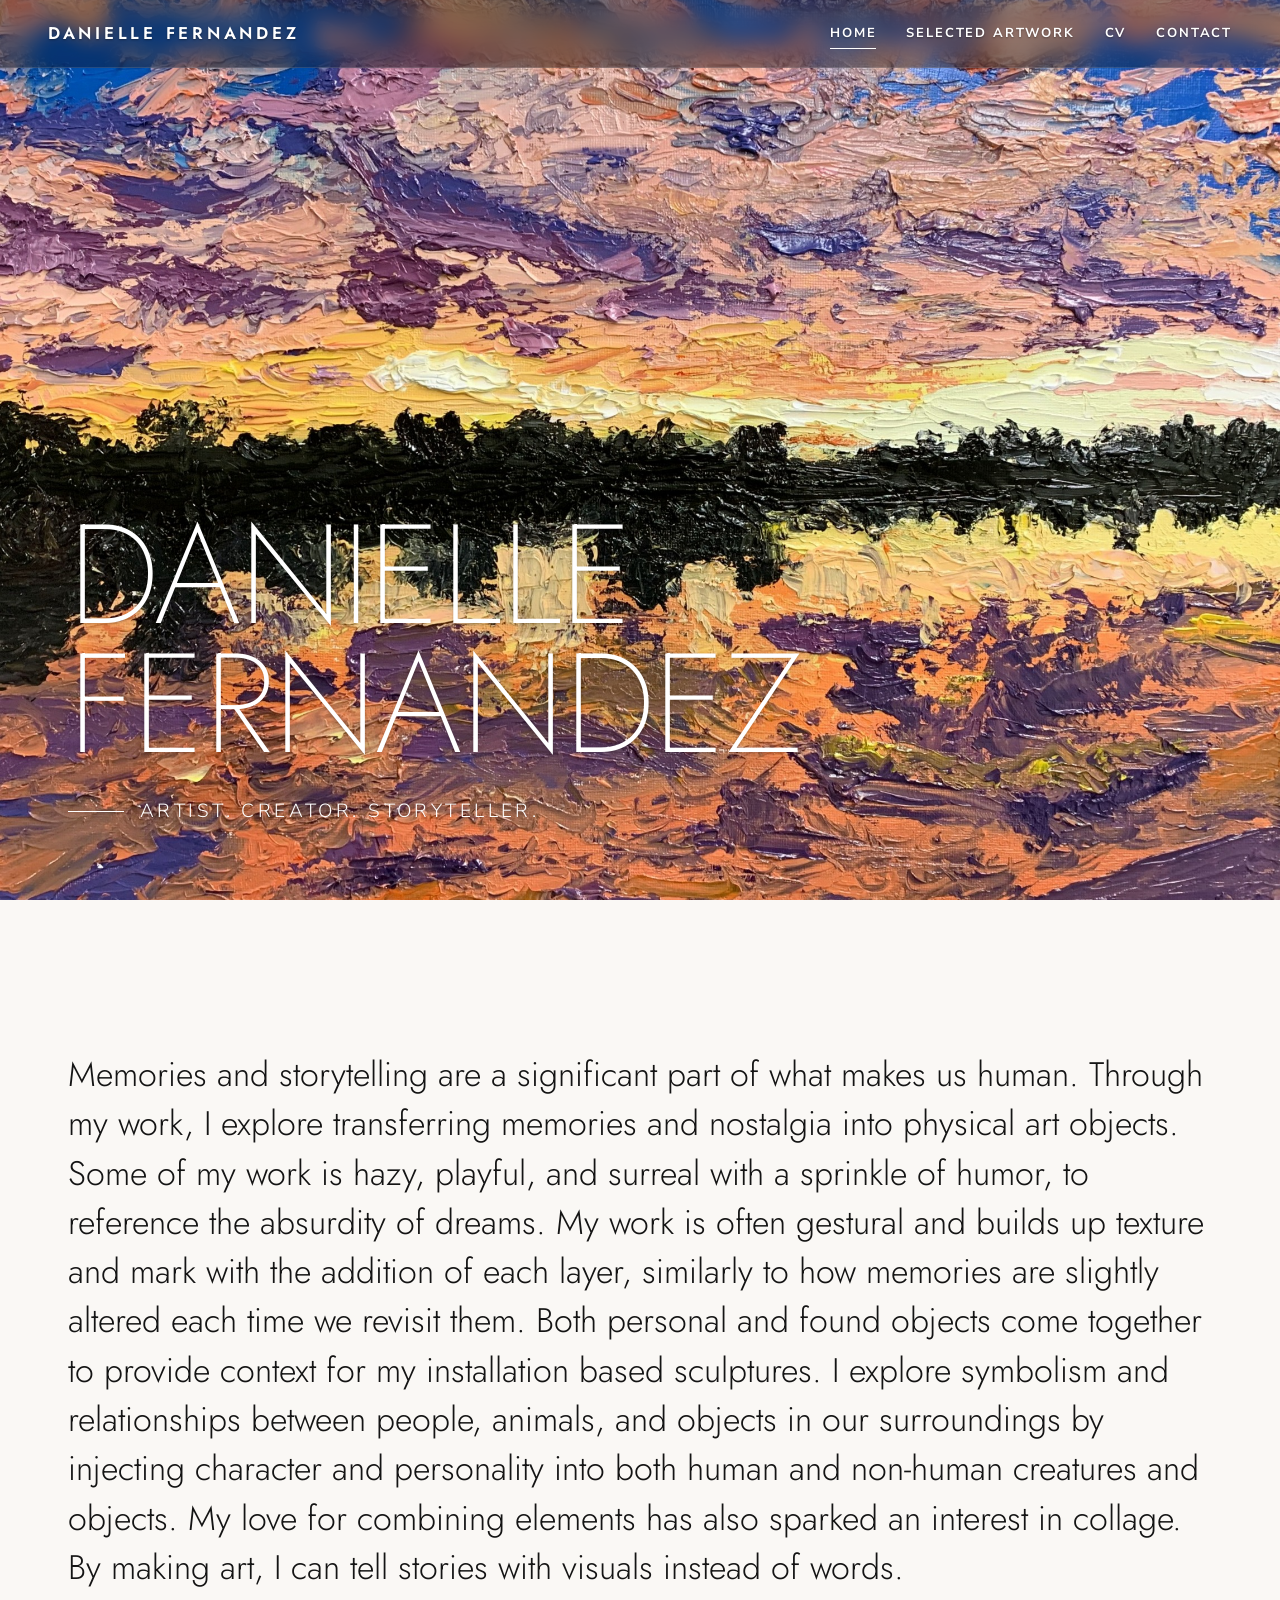
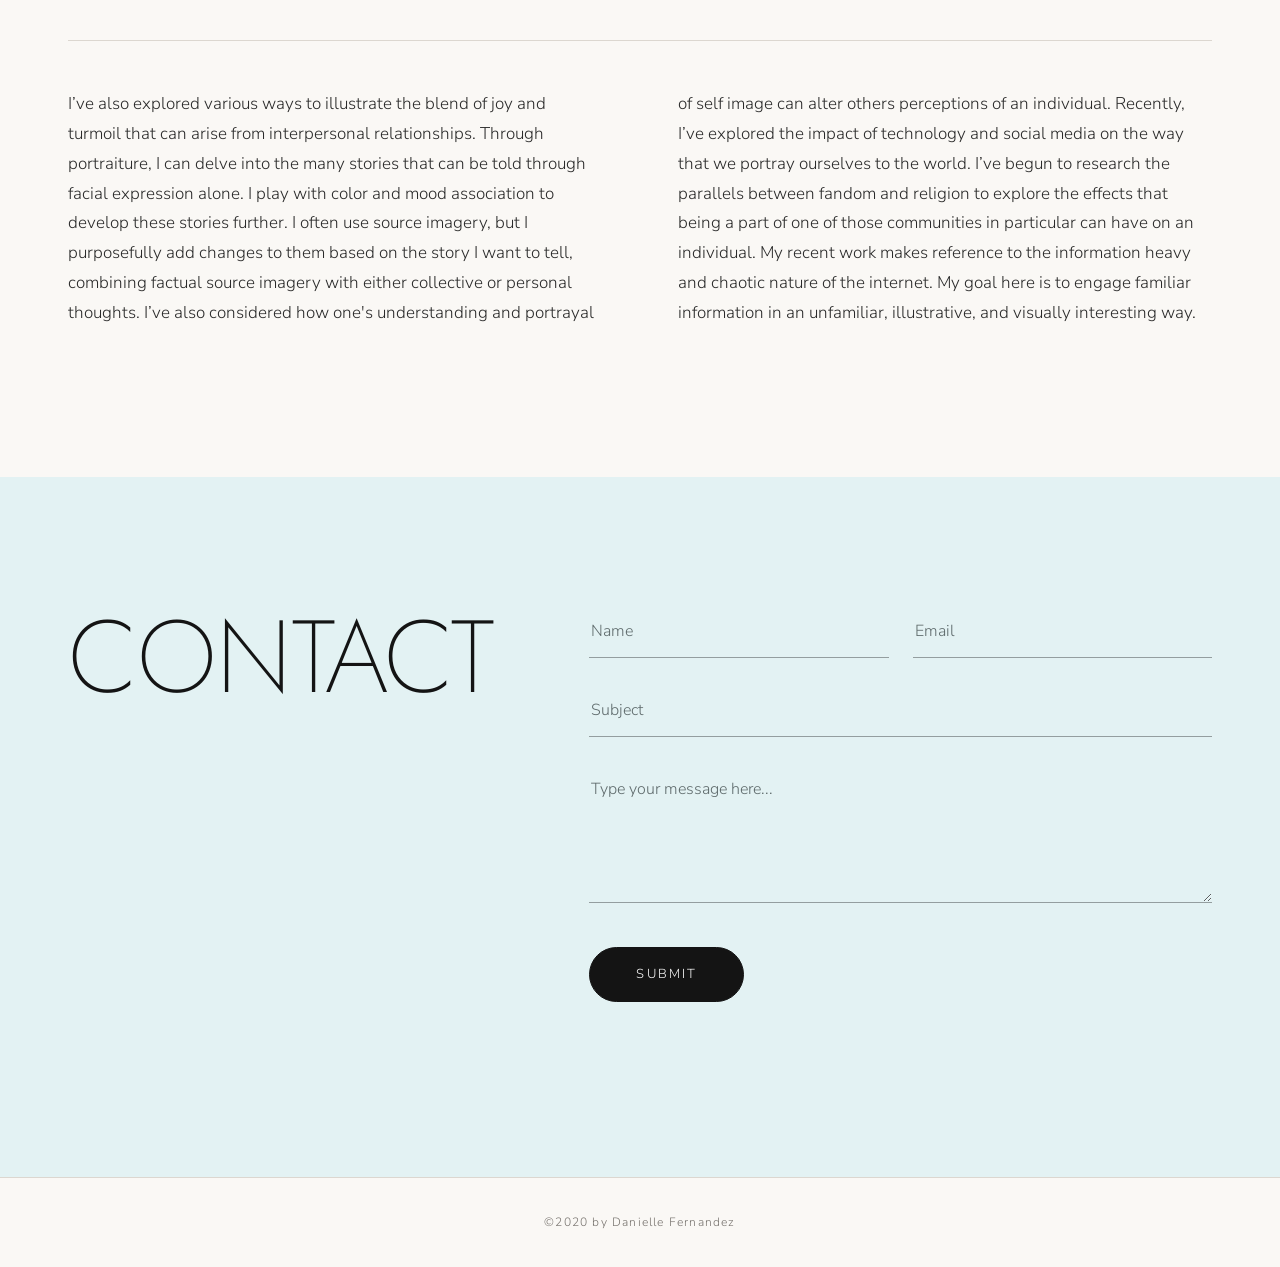
<file: index.html>
<!doctype html>
<html lang="en">
<head>
  <meta charset="utf-8">
  <meta name="viewport" content="width=device-width, initial-scale=1">
  <title>Danielle Fernandez | Art Portfolio</title>
  <meta name="description" content="Danielle Fernandez — Artist. Creator. Storyteller.">
  <link rel="preconnect" href="https://fonts.googleapis.com">
  <link rel="preconnect" href="https://fonts.gstatic.com" crossorigin>
  <link href="https://fonts.googleapis.com/css2?family=Jost:wght@200;300;400;600&family=Nunito+Sans:wght@300;400;700&display=swap" rel="stylesheet">
  <link rel="stylesheet" href="css/style.css">
</head>
<body class="home">
  <header class="site-header">
    <div class="wrap"><a class="brand" href="index.html">DANIELLE FERNANDEZ</a></div>
    <nav class="site-nav" aria-label="Main">
      <ul class="wrap">
        <li><a href="index.html" aria-current="page">Home</a></li>
        <li><a href="selected-work.html">Selected Artwork</a></li>
        <li><a href="cv.html">CV</a></li>
        <li><a href="contact.html">Contact</a></li>
      </ul>
    </nav>
  </header>

  <main>
    <section class="hero" aria-label="Sunset (2019), oil paint on canvas board">
      <div class="hero-inner">
        <h1>Danielle<br>Fernandez</h1>
        <p>Artist. Creator. Storyteller.</p>
      </div>
    </section>

    <section class="statement">
      <div class="wrap">
        <div class="statement-box">
          <p>Memories and storytelling are a significant part of what makes us human. Through my work, I explore transferring memories and nostalgia into physical art objects. Some of my work is hazy, playful, and surreal with a sprinkle of humor, to reference the absurdity of dreams. My work is often gestural and builds up texture and mark with the addition of each layer, similarly to how memories are slightly altered each time we revisit them. Both personal and found objects come together to provide context for my installation based sculptures. I explore symbolism and relationships between people, animals, and objects in our surroundings by injecting character and personality into both human and non-human creatures and objects. My love for combining elements has also sparked an interest in collage. By making art, I can tell stories with visuals instead of words. </p>
          <p>I’ve also explored various ways to illustrate the blend of joy and turmoil that can arise from interpersonal relationships. Through portraiture, I can delve into the many stories that can be told through facial expression alone. I play with color and mood association to develop these stories further. I often use source imagery, but I purposefully add changes to them based on the story I want to tell, combining factual source imagery with either collective or personal thoughts. I’ve also considered how one's understanding and portrayal of self image can alter others perceptions of an individual. Recently, I’ve explored the impact of technology and social media on the way that we portray ourselves to the world. I’ve begun to research the parallels between fandom and religion to explore the effects that being a part of one of those communities in particular can have on an individual. My recent work makes reference to the information heavy and chaotic nature of the internet. My goal here is to engage familiar information in an unfamiliar, illustrative, and visually interesting way.</p>
        </div>
      </div>
    </section>

    <section class="contact" id="contact">
      <div class="wrap">
        <h2 class="page-title">CONTACT</h2>
        <form class="contact-form">
          <label><span class="sr">Name</span><input name="name" type="text" placeholder="Name" required></label>
          <label><span class="sr">Email</span><input name="email" type="email" placeholder="Email" required></label>
          <label class="full"><span class="sr">Subject</span><input name="subject" type="text" placeholder="Subject"></label>
          <label class="full"><span class="sr">Message</span><textarea name="message" placeholder="Type your message here..." required></textarea></label>
          <button type="submit">Submit</button>
          <p class="form-status" role="status"></p>
        </form>
      </div>
    </section>
  </main>

  <footer class="site-footer">©2020 by Danielle Fernandez</footer>
  <script src="js/main.js"></script>
</body>
</html>
</file>
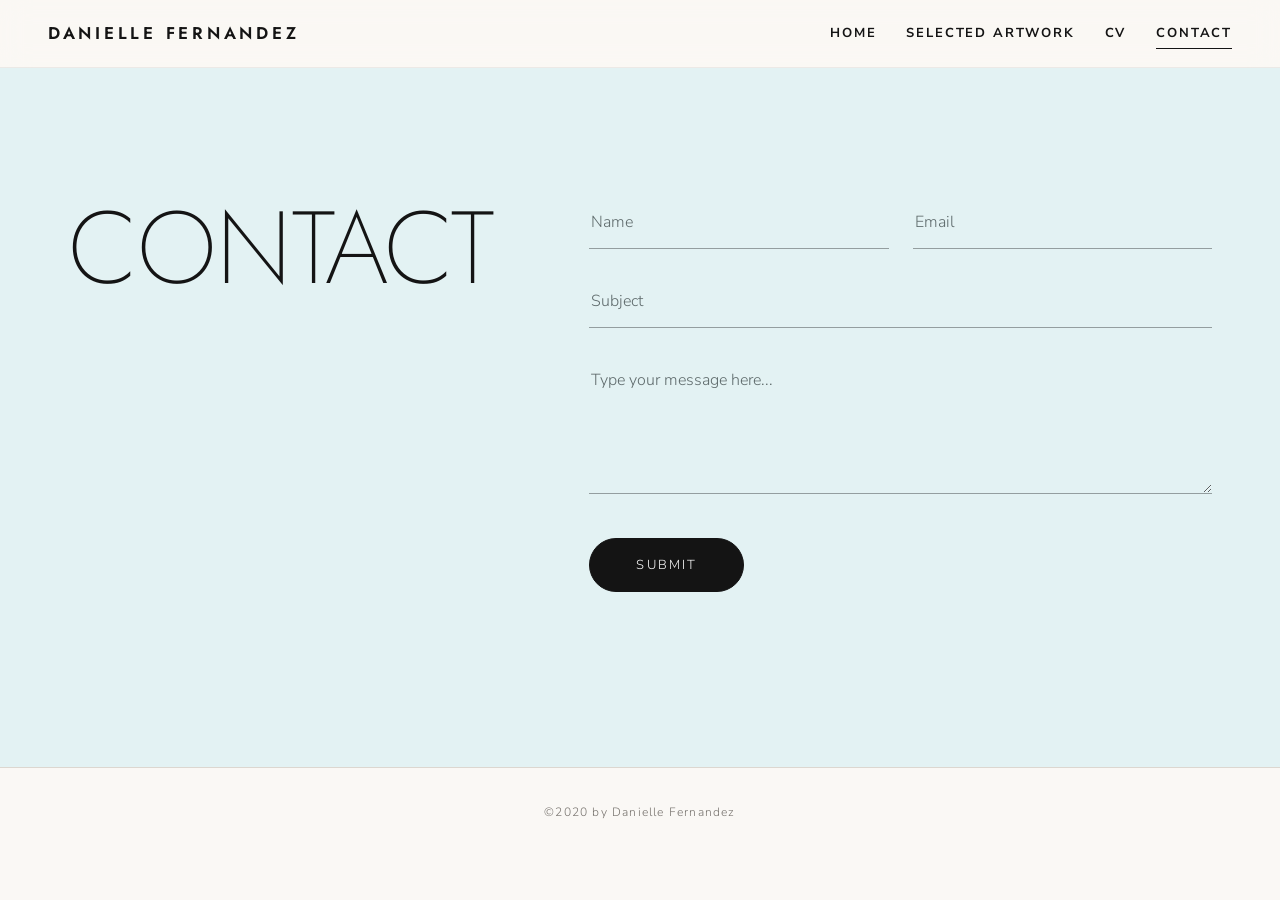
<file: contact.html>
<!doctype html>
<html lang="en">
<head>
  <meta charset="utf-8">
  <meta name="viewport" content="width=device-width, initial-scale=1">
  <title>Contact | Danielle Fernandez</title>
  <link rel="preconnect" href="https://fonts.googleapis.com">
  <link rel="preconnect" href="https://fonts.gstatic.com" crossorigin>
  <link href="https://fonts.googleapis.com/css2?family=Jost:wght@200;300;400;600&family=Nunito+Sans:wght@300;400;700&display=swap" rel="stylesheet">
  <link rel="stylesheet" href="css/style.css">
</head>
<body>
  <header class="site-header">
    <div class="wrap"><a class="brand" href="index.html">DANIELLE FERNANDEZ</a></div>
    <nav class="site-nav" aria-label="Main">
      <ul class="wrap">
        <li><a href="index.html">Home</a></li>
        <li><a href="selected-work.html">Selected Artwork</a></li>
        <li><a href="cv.html">CV</a></li>
        <li><a href="contact.html" aria-current="page">Contact</a></li>
      </ul>
    </nav>
  </header>

  <main class="contact tinted">
    <div class="wrap">
      <h1 class="page-title">CONTACT</h1>
      <form class="contact-form">
        <label><span class="sr">Name</span><input name="name" type="text" placeholder="Name" required></label>
        <label><span class="sr">Email</span><input name="email" type="email" placeholder="Email" required></label>
        <label class="full"><span class="sr">Subject</span><input name="subject" type="text" placeholder="Subject"></label>
        <label class="full"><span class="sr">Message</span><textarea name="message" placeholder="Type your message here..." required></textarea></label>
        <button type="submit">Submit</button>
        <p class="form-status" role="status"></p>
      </form>
    </div>
  </main>

  <footer class="site-footer">©2020 by Danielle Fernandez</footer>
  <script src="js/main.js"></script>
</body>
</html>
</file>
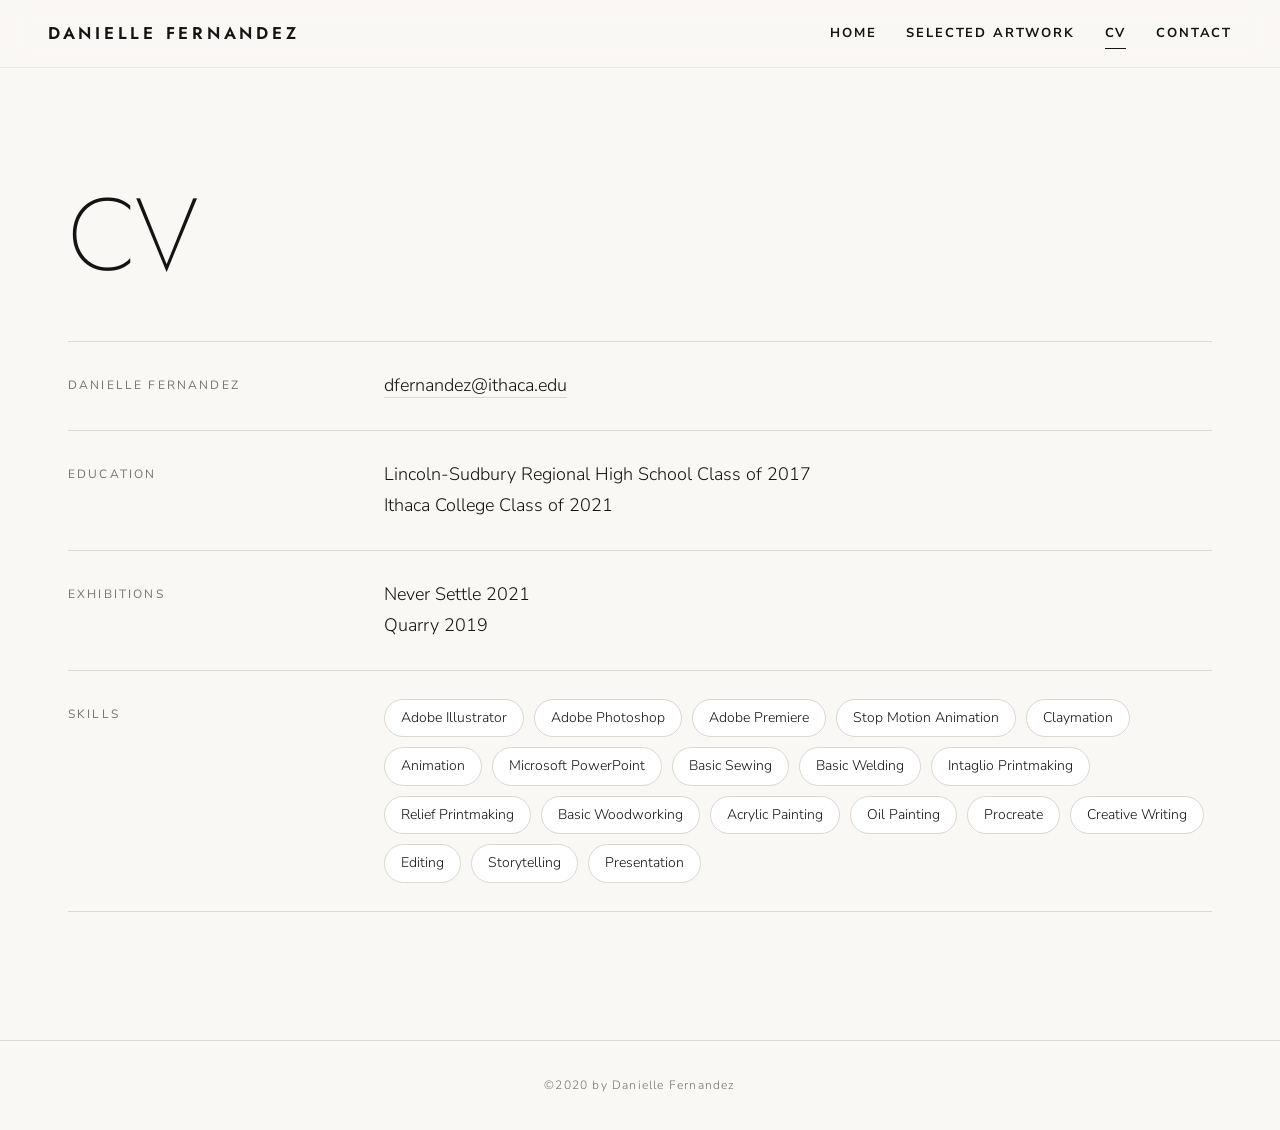
<file: cv.html>
<!doctype html>
<html lang="en">
<head>
  <meta charset="utf-8">
  <meta name="viewport" content="width=device-width, initial-scale=1">
  <title>CV | Danielle Fernandez</title>
  <link rel="preconnect" href="https://fonts.googleapis.com">
  <link rel="preconnect" href="https://fonts.gstatic.com" crossorigin>
  <link href="https://fonts.googleapis.com/css2?family=Jost:wght@200;300;400;600&family=Nunito+Sans:wght@300;400;700&display=swap" rel="stylesheet">
  <link rel="stylesheet" href="css/style.css">
</head>
<body>
  <header class="site-header">
    <div class="wrap"><a class="brand" href="index.html">DANIELLE FERNANDEZ</a></div>
    <nav class="site-nav" aria-label="Main">
      <ul class="wrap">
        <li><a href="index.html">Home</a></li>
        <li><a href="selected-work.html">Selected Artwork</a></li>
        <li><a href="cv.html" aria-current="page">CV</a></li>
        <li><a href="contact.html">Contact</a></li>
      </ul>
    </nav>
  </header>

  <main class="cv">
    <div class="wrap">
      <div class="cv-body">
        <h1 class="page-title">CV</h1>

        <div class="cv-row">
          <h2>Danielle Fernandez</h2>
          <p><a href="mailto:dfernandez@ithaca.edu">dfernandez@ithaca.edu</a></p>
        </div>

        <div class="cv-row">
          <h2>Education</h2>
          <div>
            <p>Lincoln-Sudbury Regional High School Class of 2017</p>
            <p>Ithaca College Class of 2021</p>
          </div>
        </div>

        <div class="cv-row">
          <h2>Exhibitions</h2>
          <div>
            <p>Never Settle 2021</p>
            <p>Quarry 2019</p>
          </div>
        </div>

        <div class="cv-row">
          <h2>Skills</h2>
          <ul class="skills">
            <li>Adobe Illustrator</li><li>Adobe Photoshop</li><li>Adobe Premiere</li><li>Stop Motion Animation</li><li>Claymation</li><li>Animation</li><li>Microsoft PowerPoint</li><li>Basic Sewing</li><li>Basic Welding</li><li>Intaglio Printmaking</li><li>Relief Printmaking</li><li>Basic Woodworking</li><li>Acrylic Painting</li><li>Oil Painting</li><li>Procreate</li><li>Creative Writing</li><li>Editing</li><li>Storytelling</li><li>Presentation</li>
          </ul>
        </div>
      </div>
    </div>
  </main>

  <footer class="site-footer">©2020 by Danielle Fernandez</footer>
  <script src="js/main.js"></script>
</body>
</html>
</file>
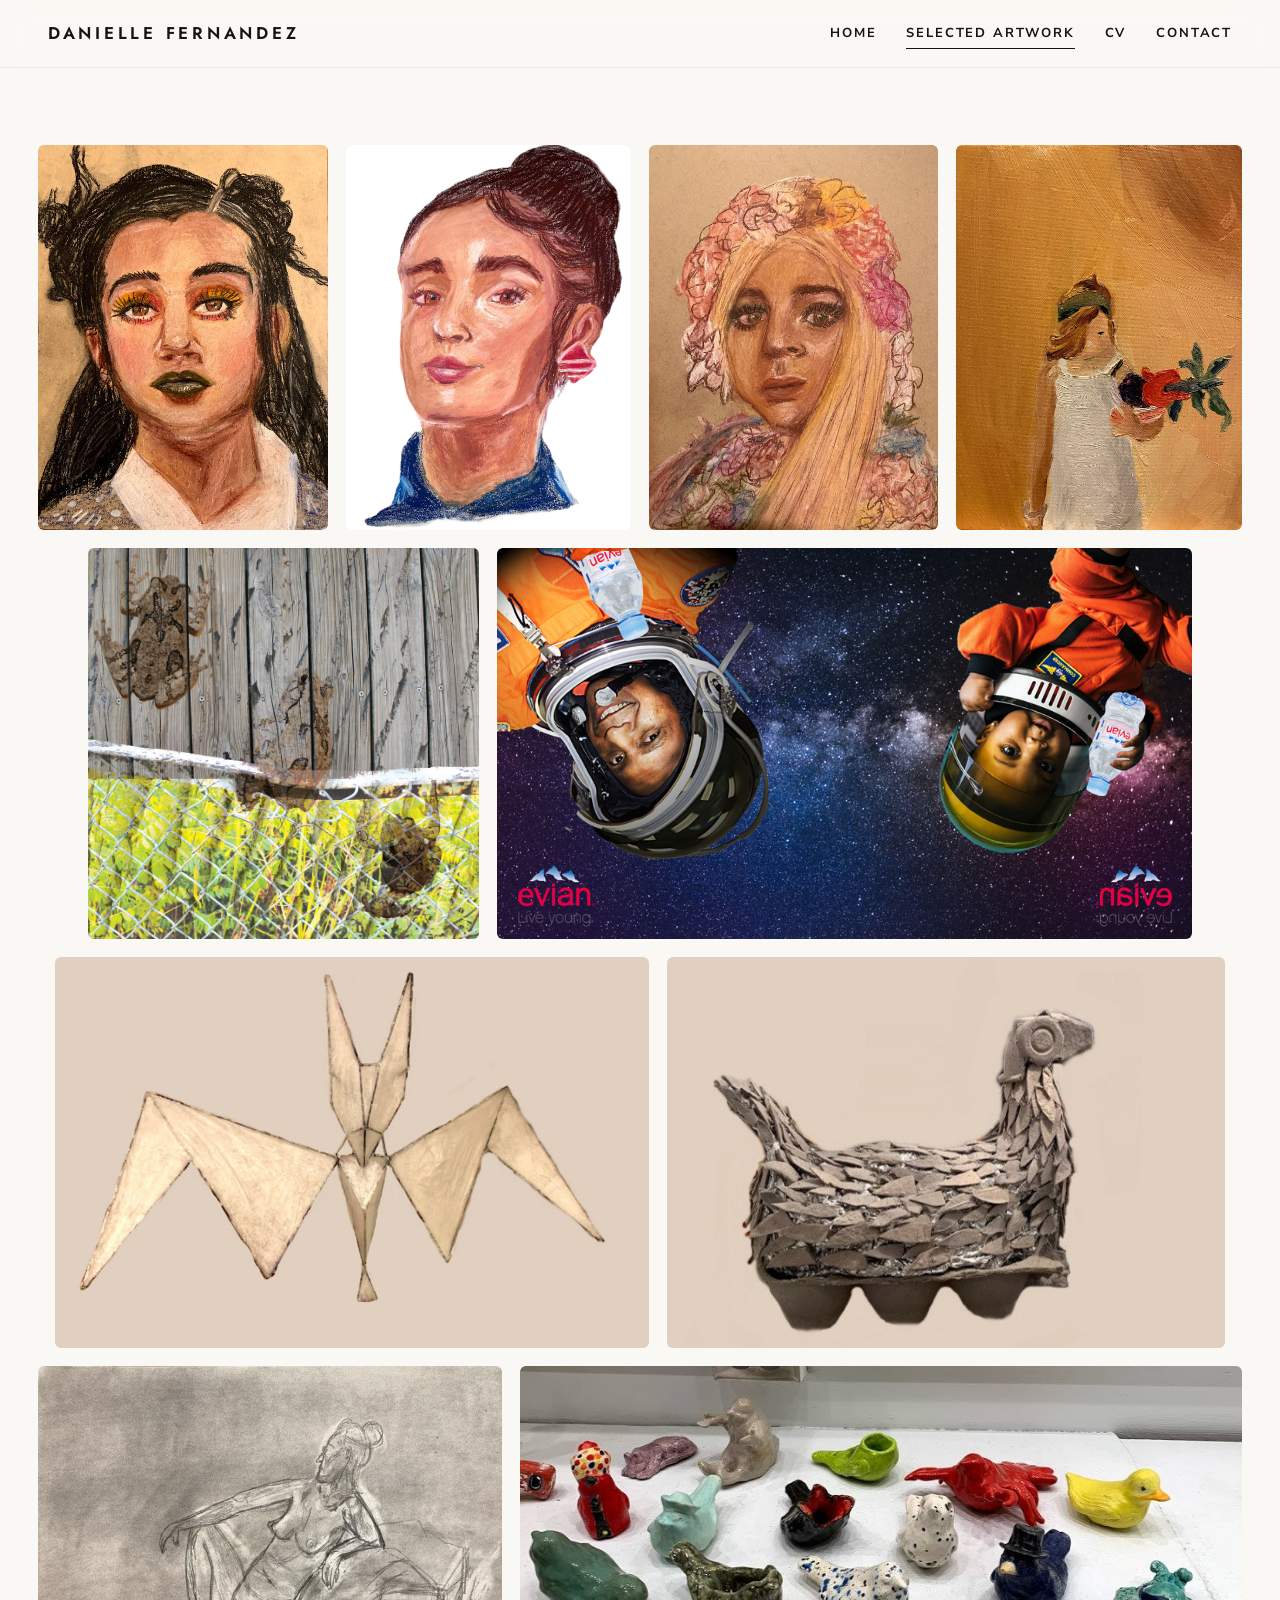
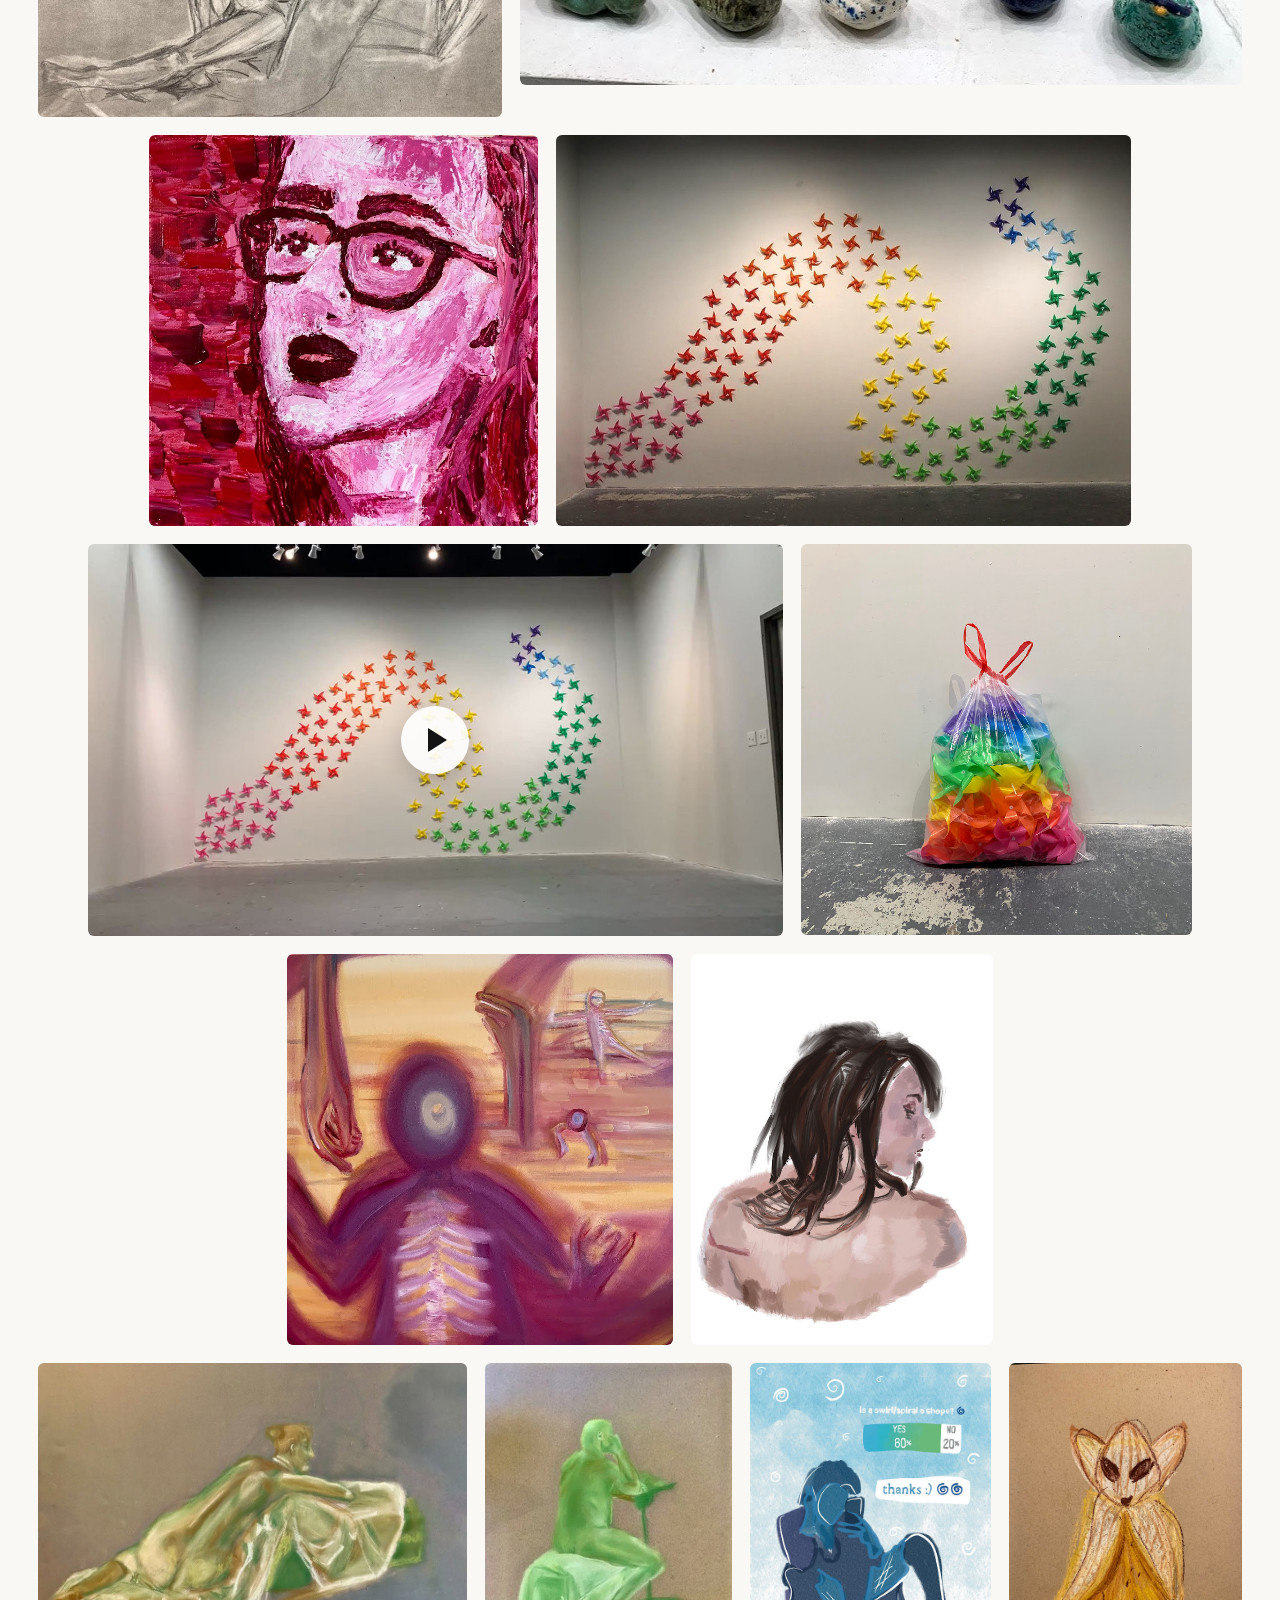
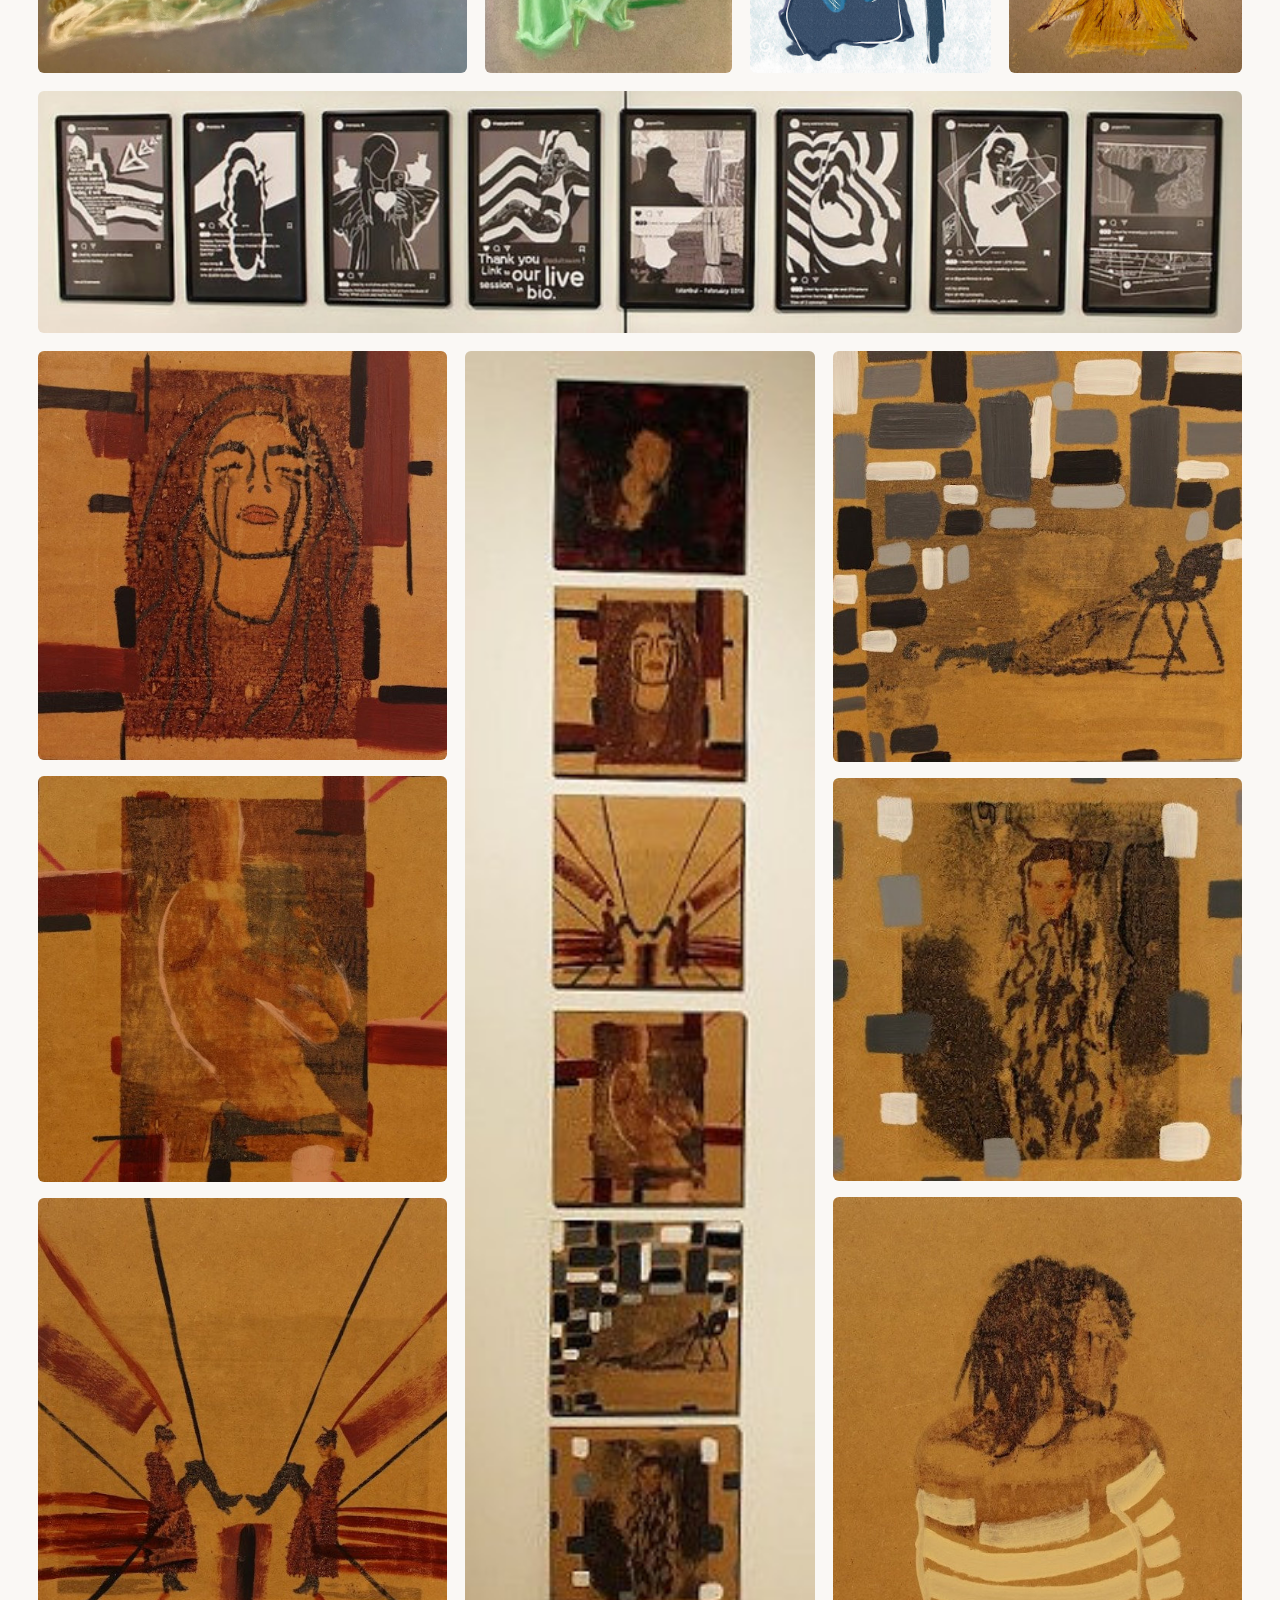
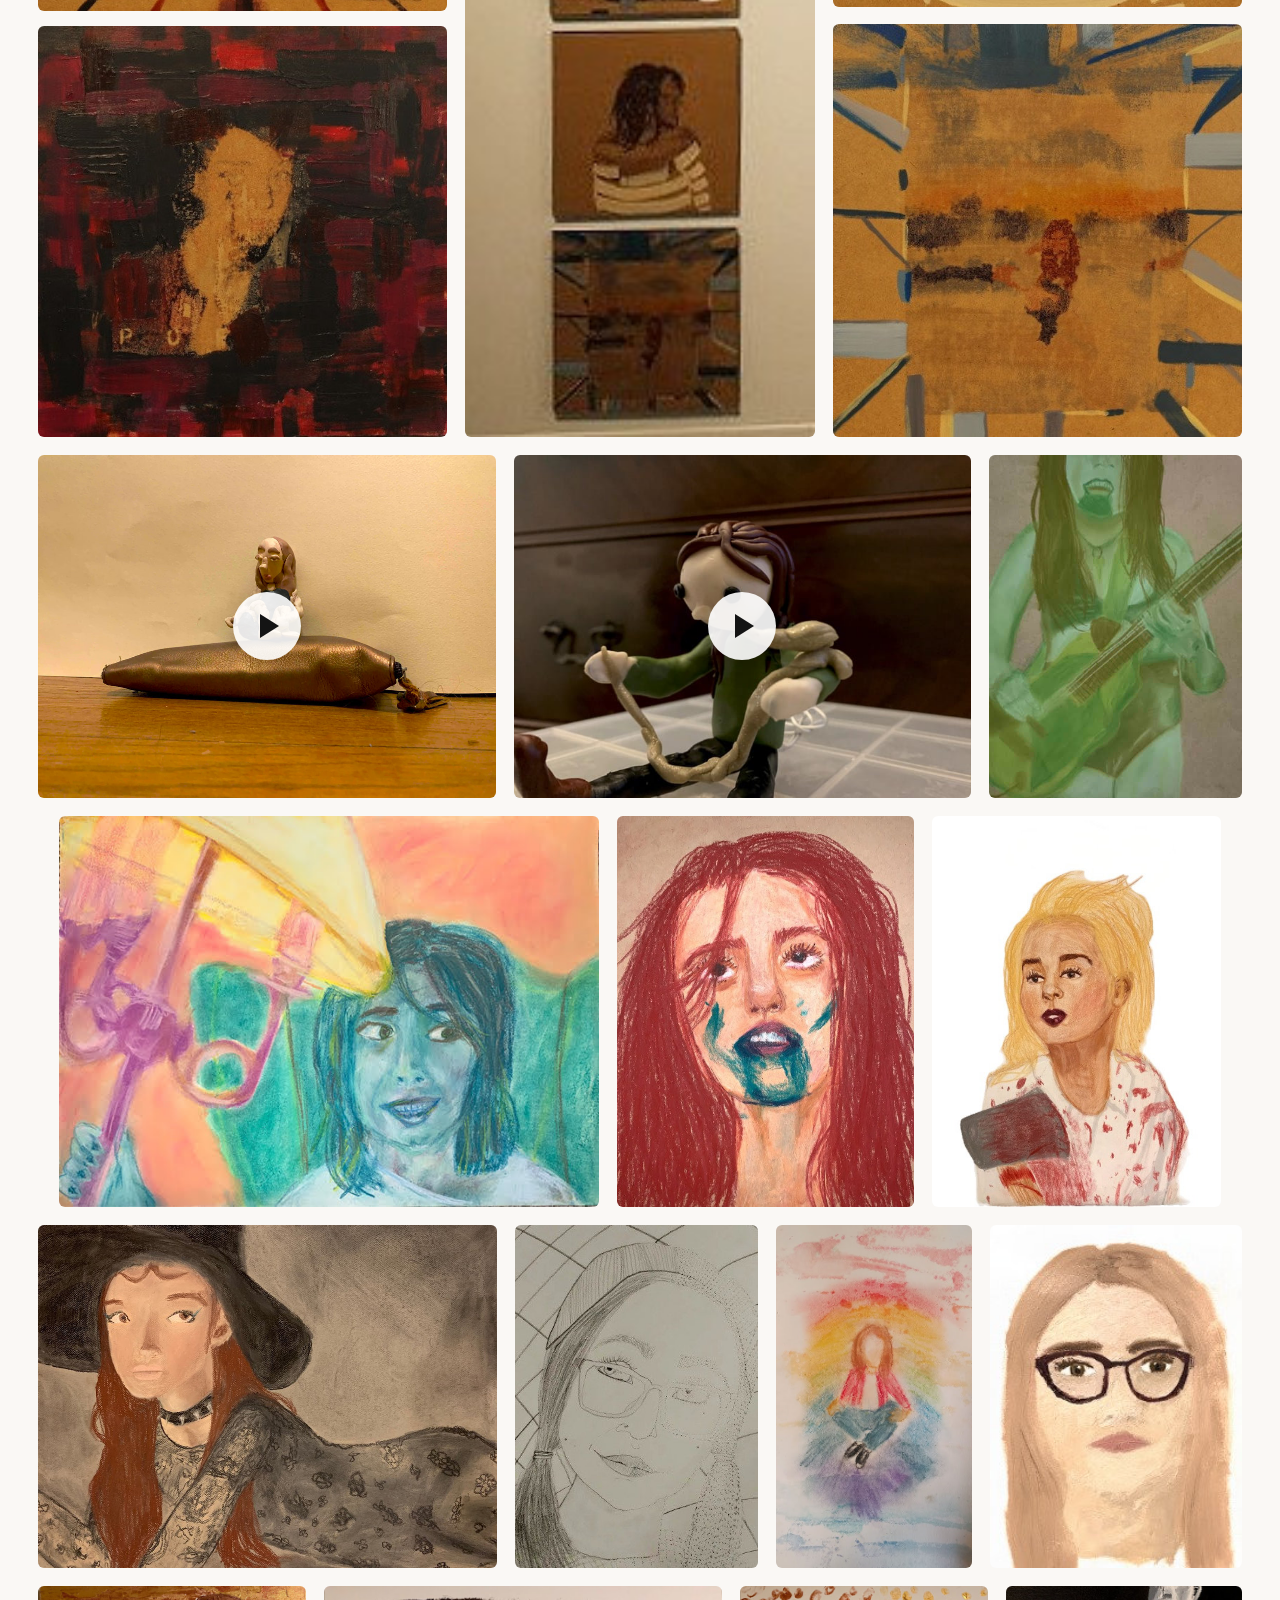
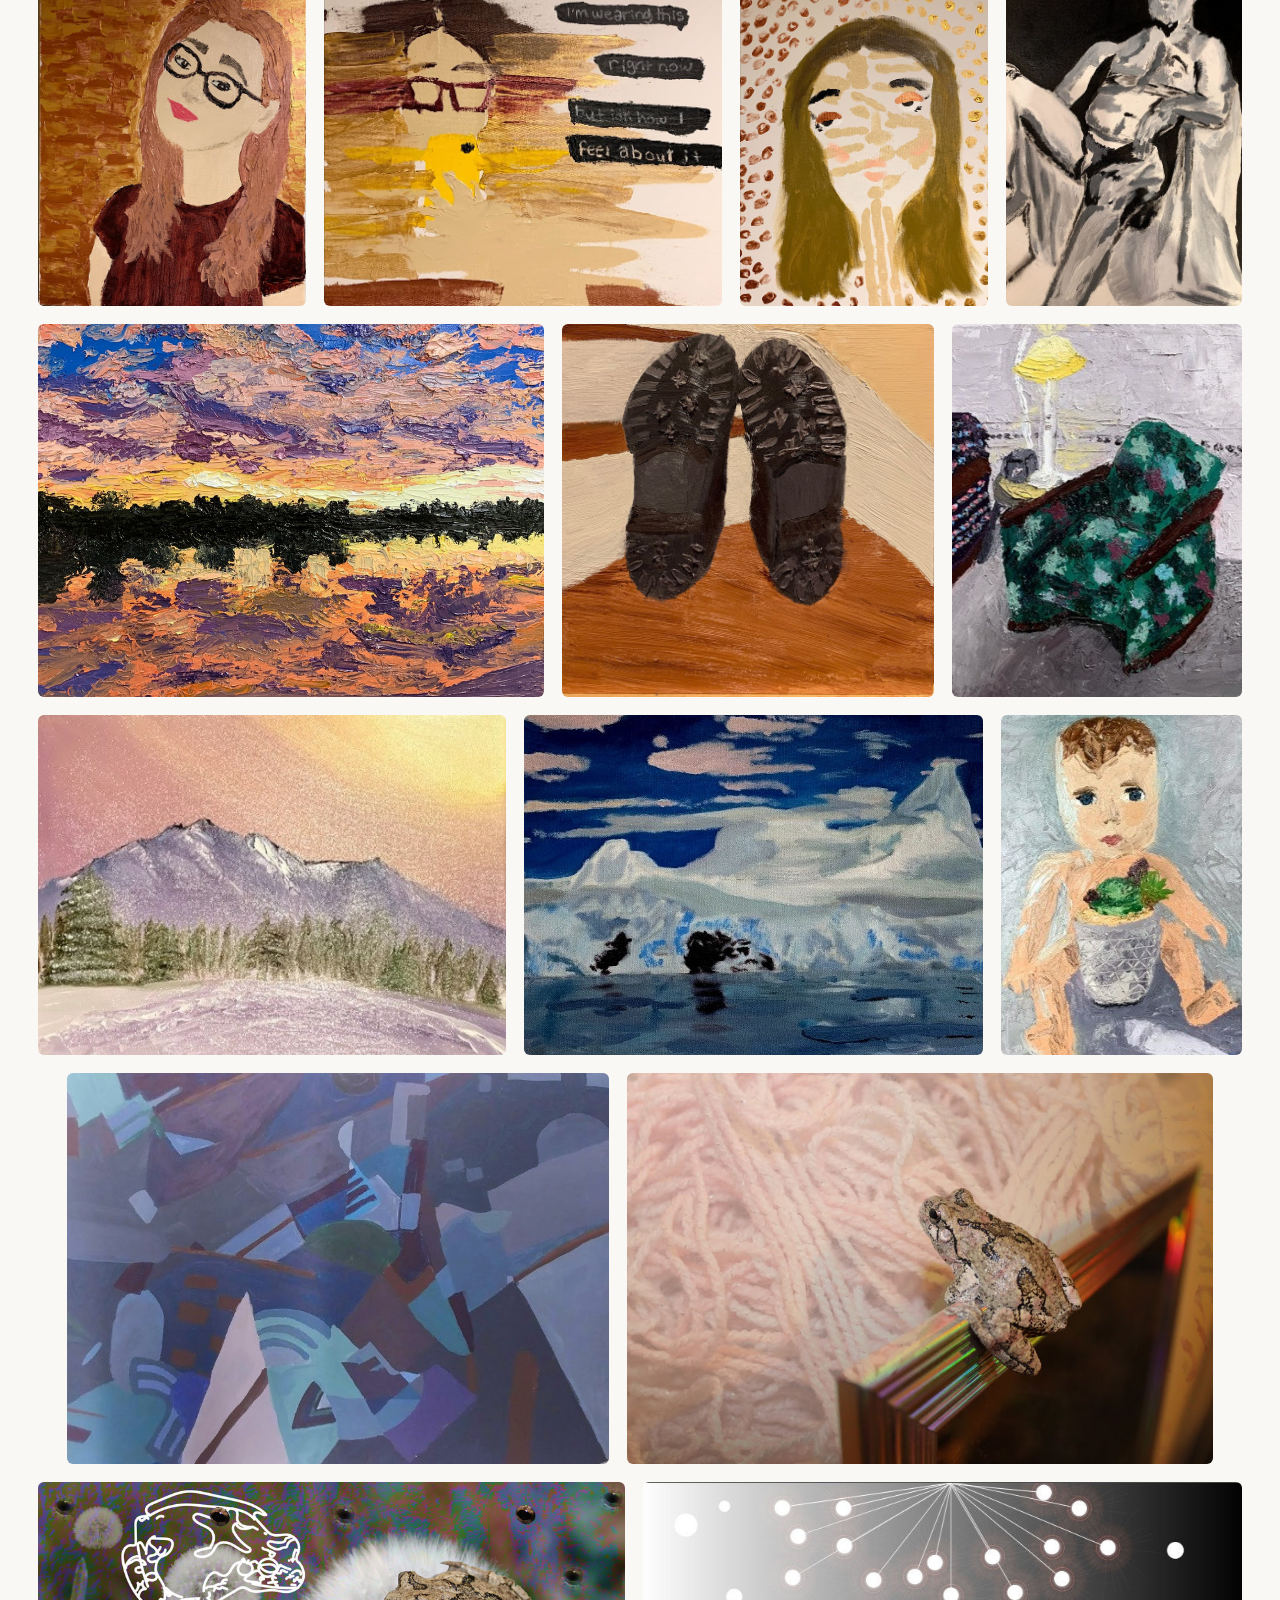
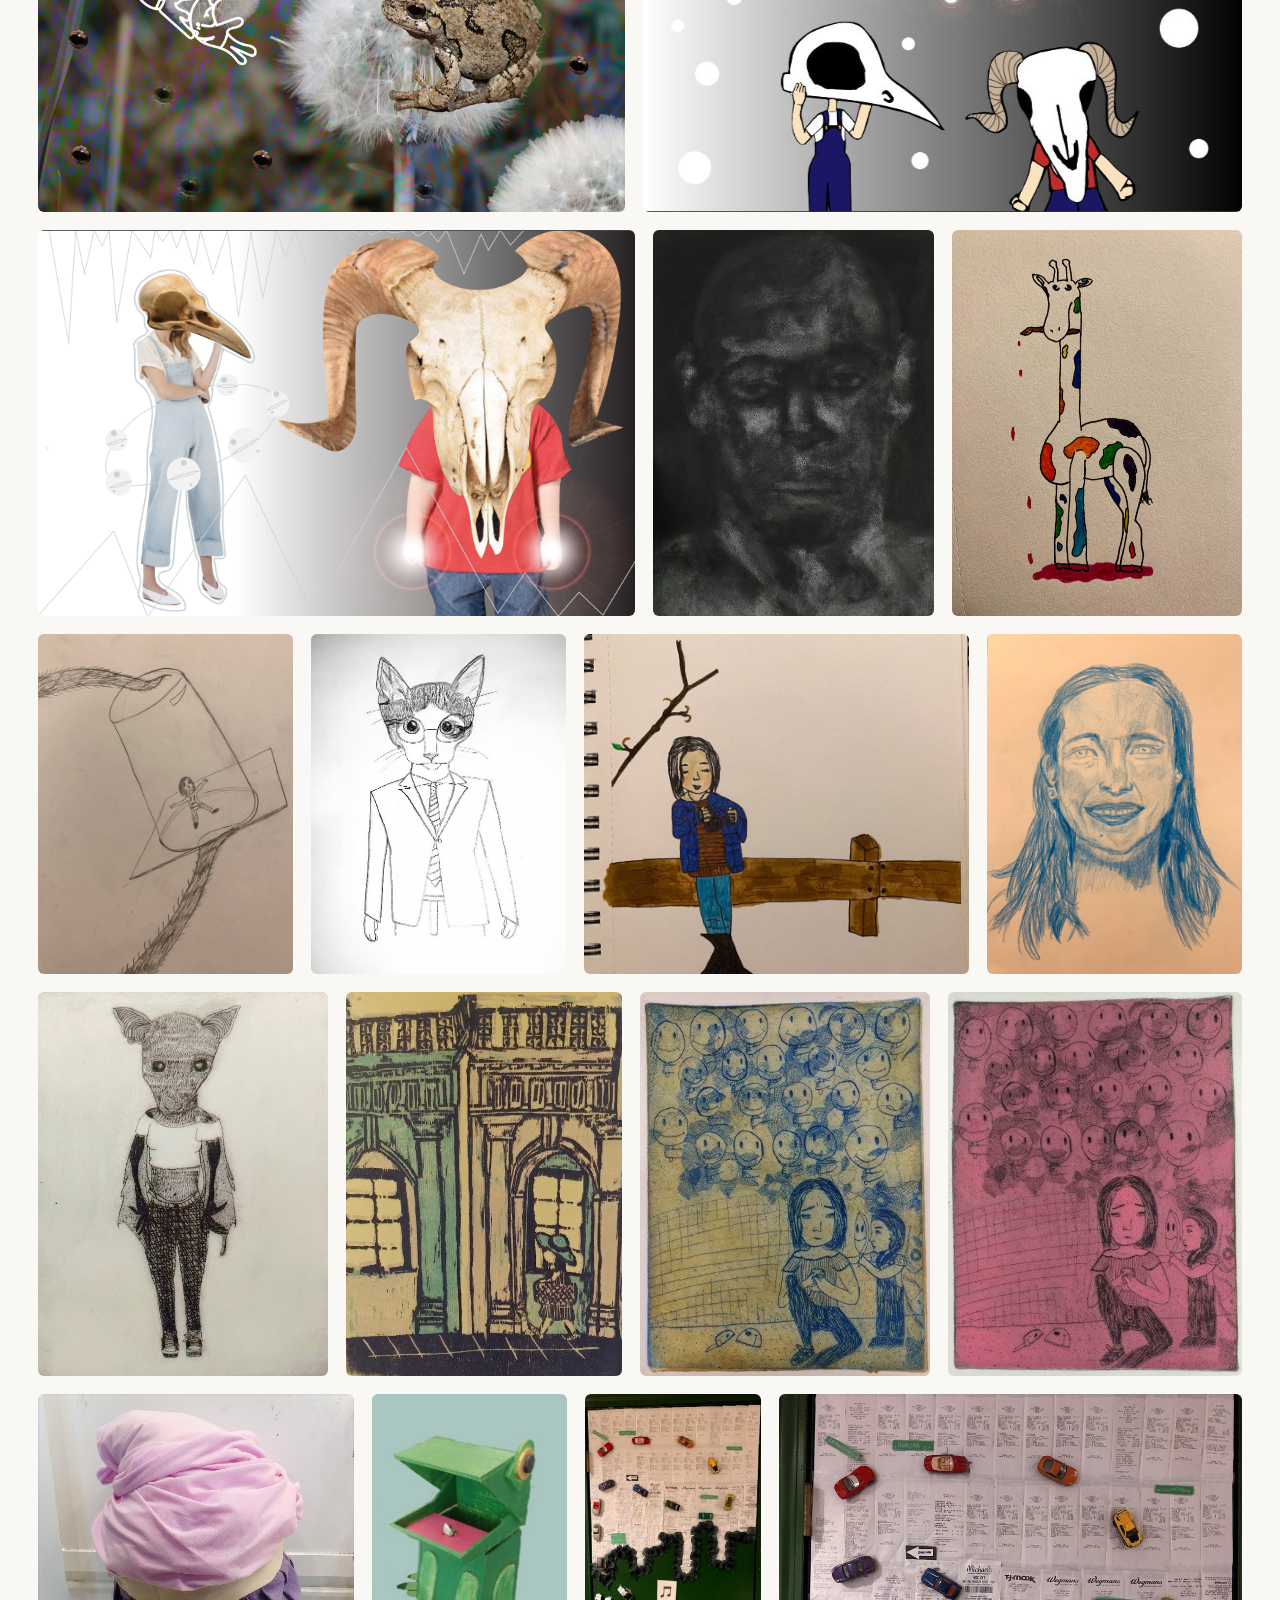
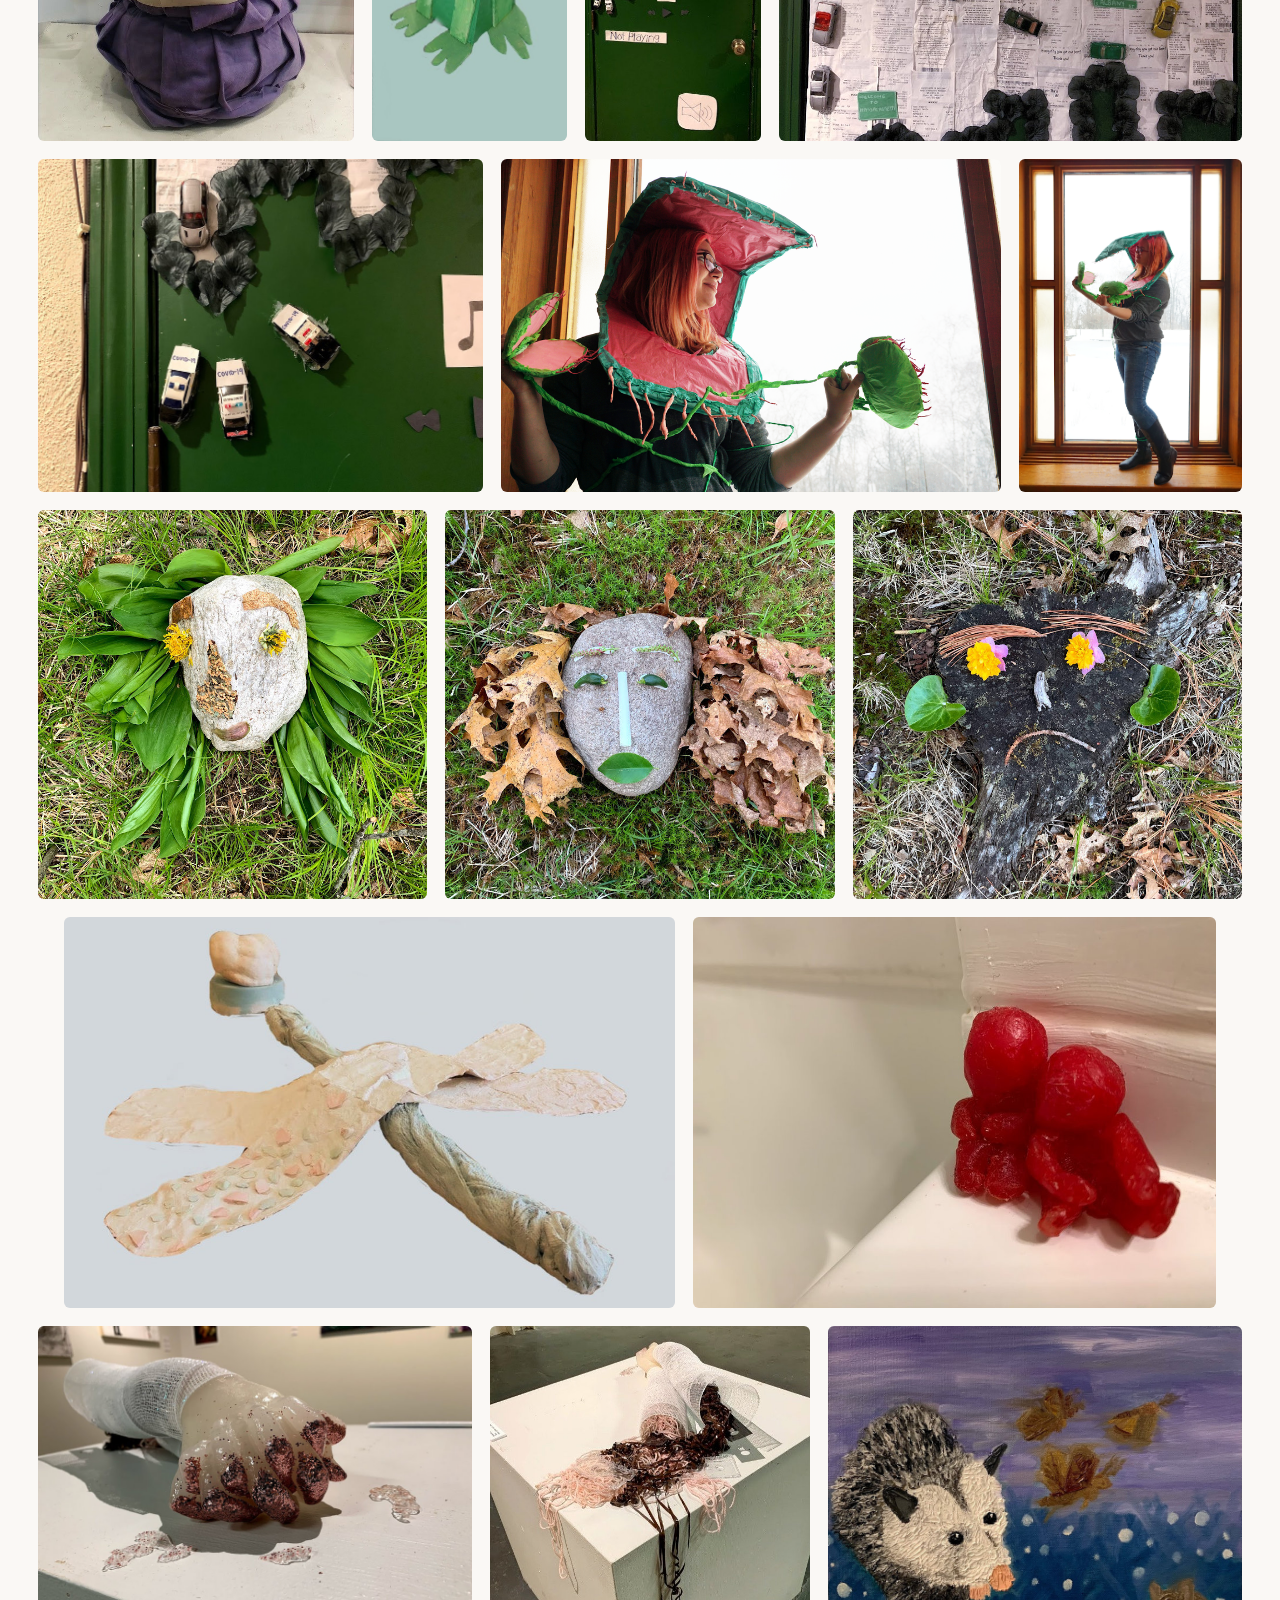
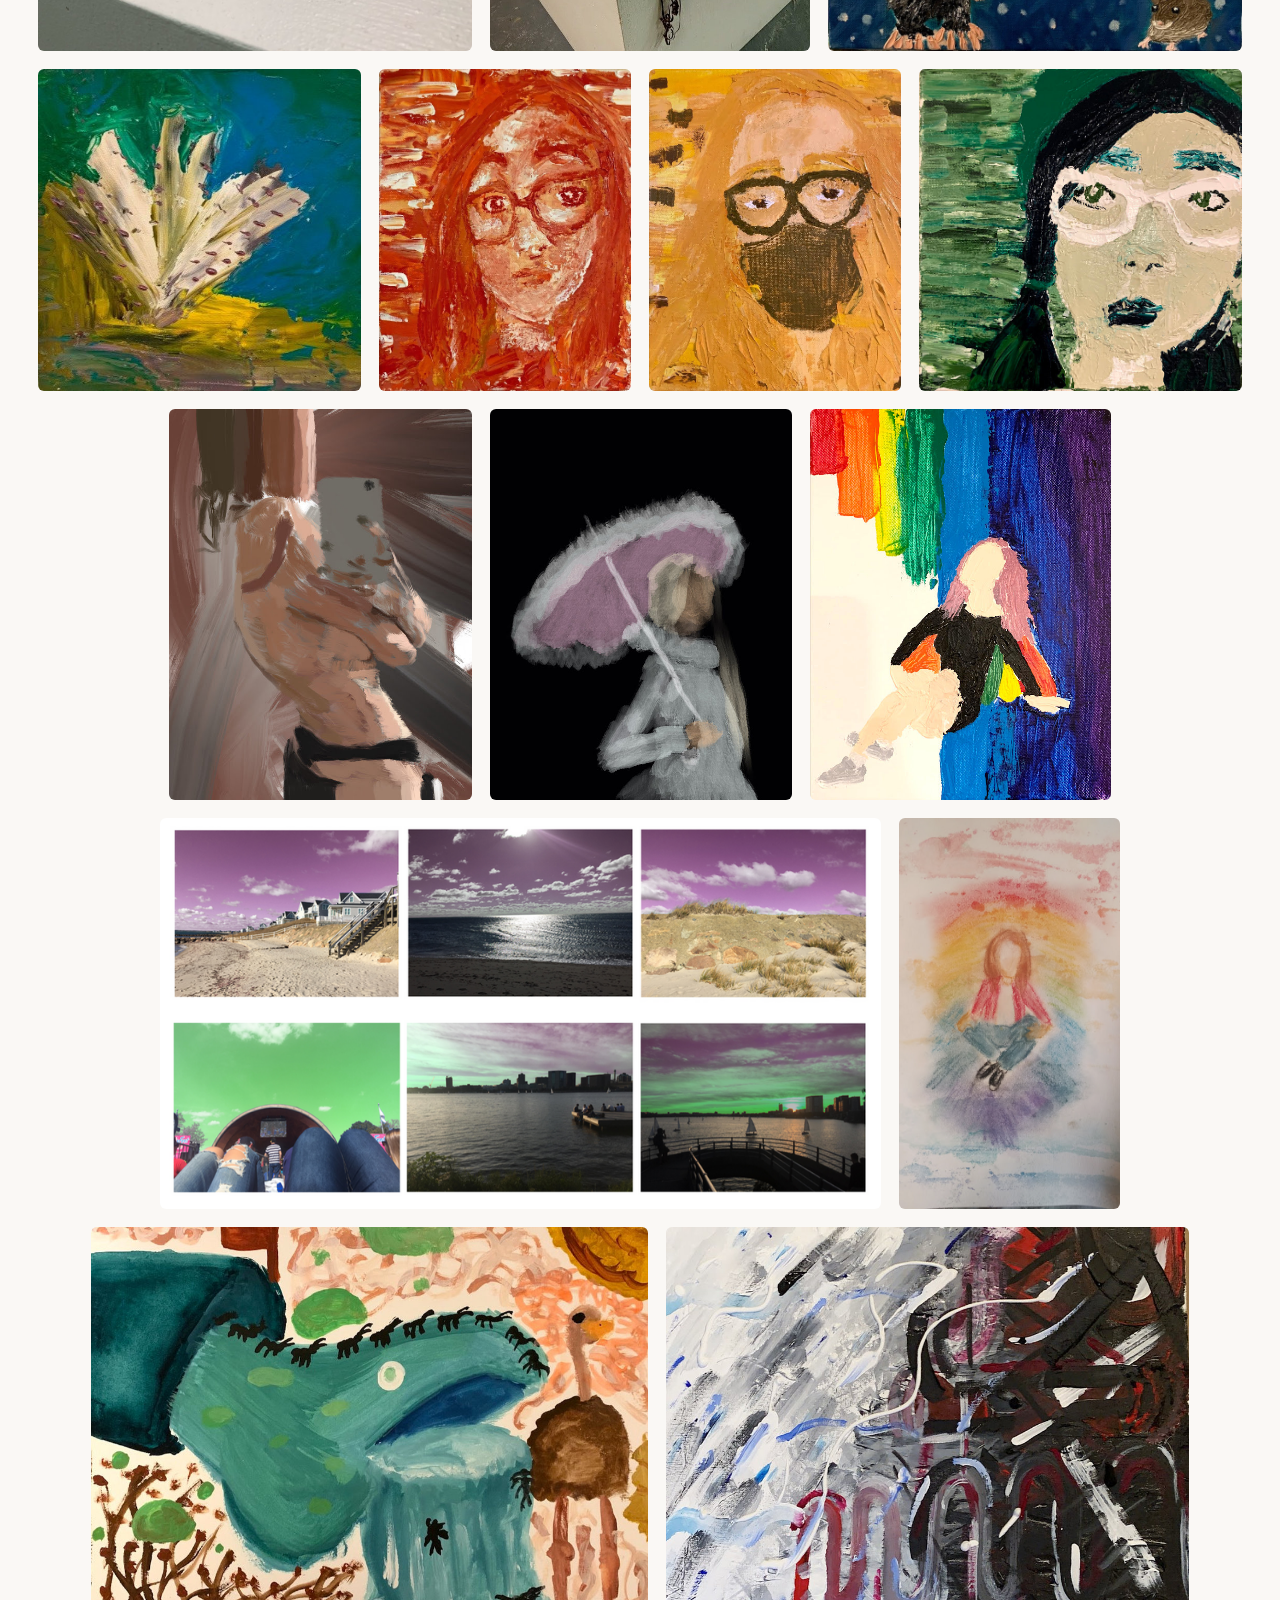
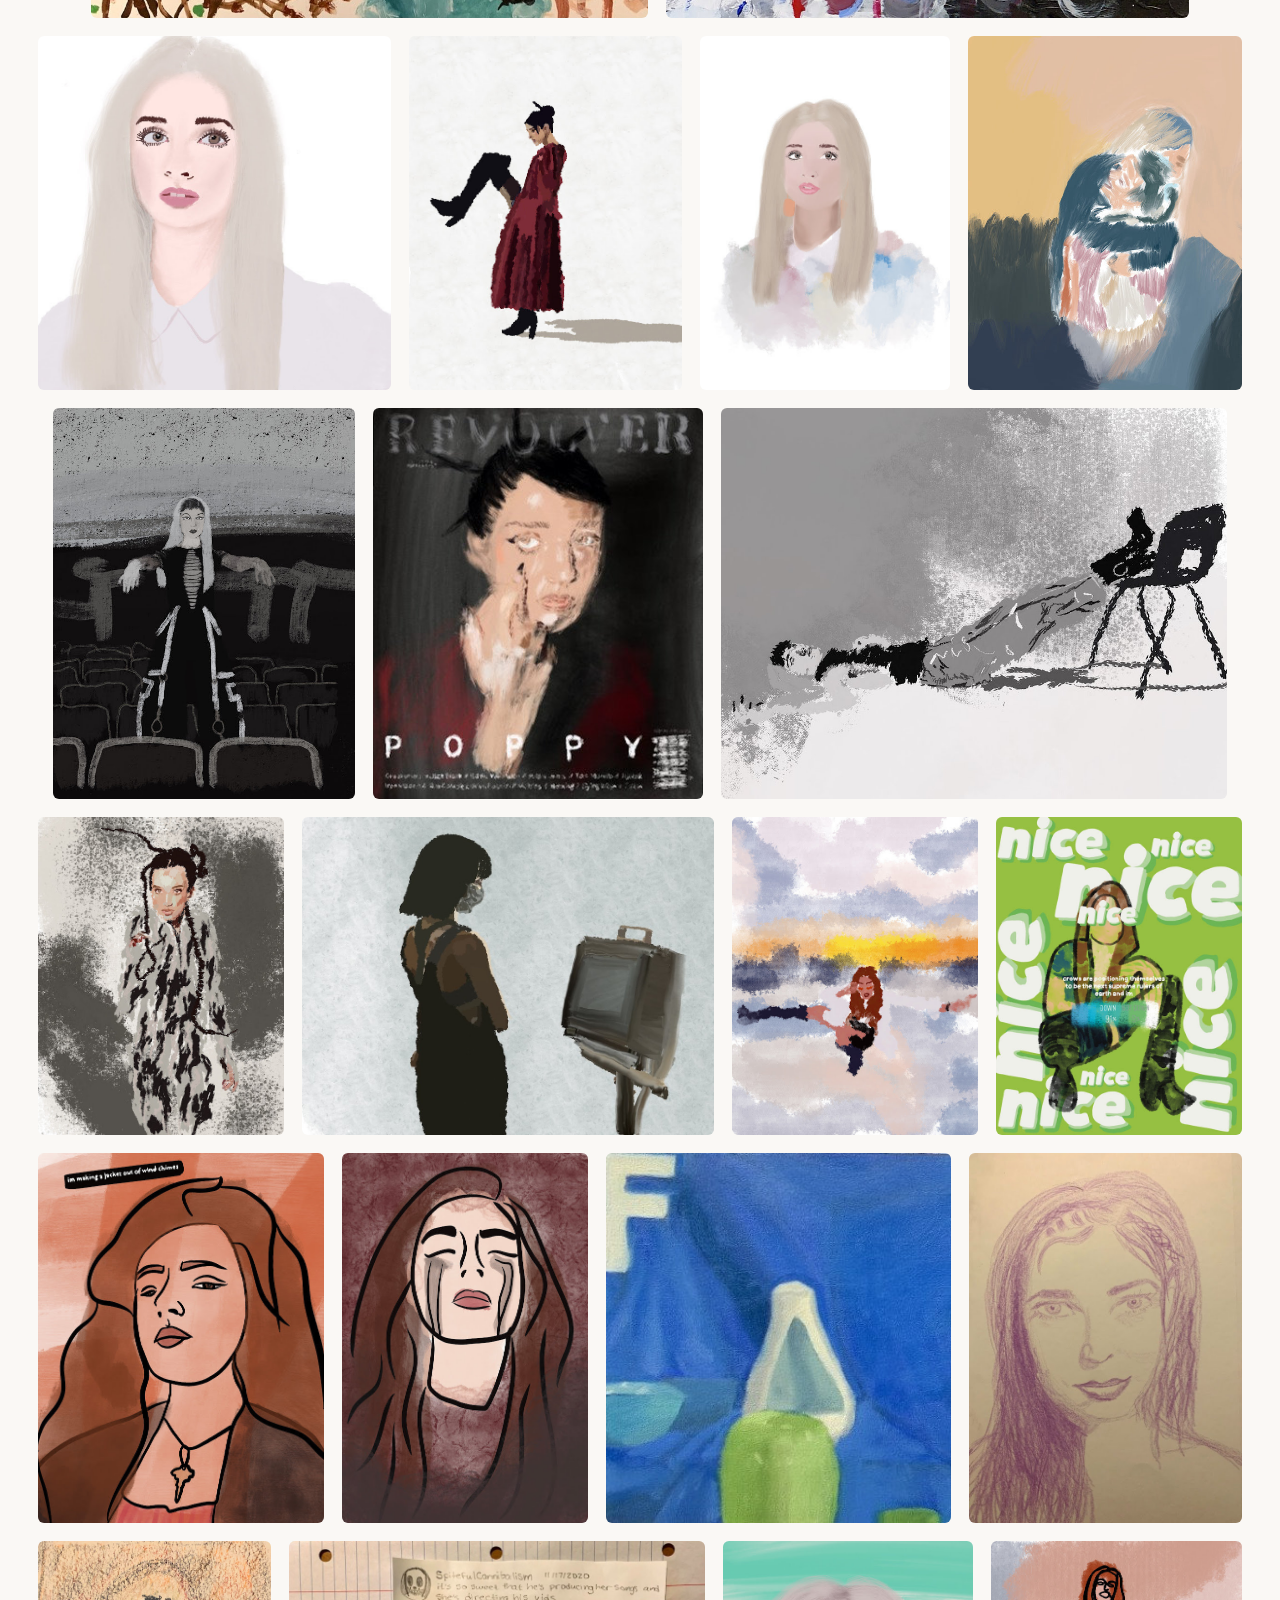
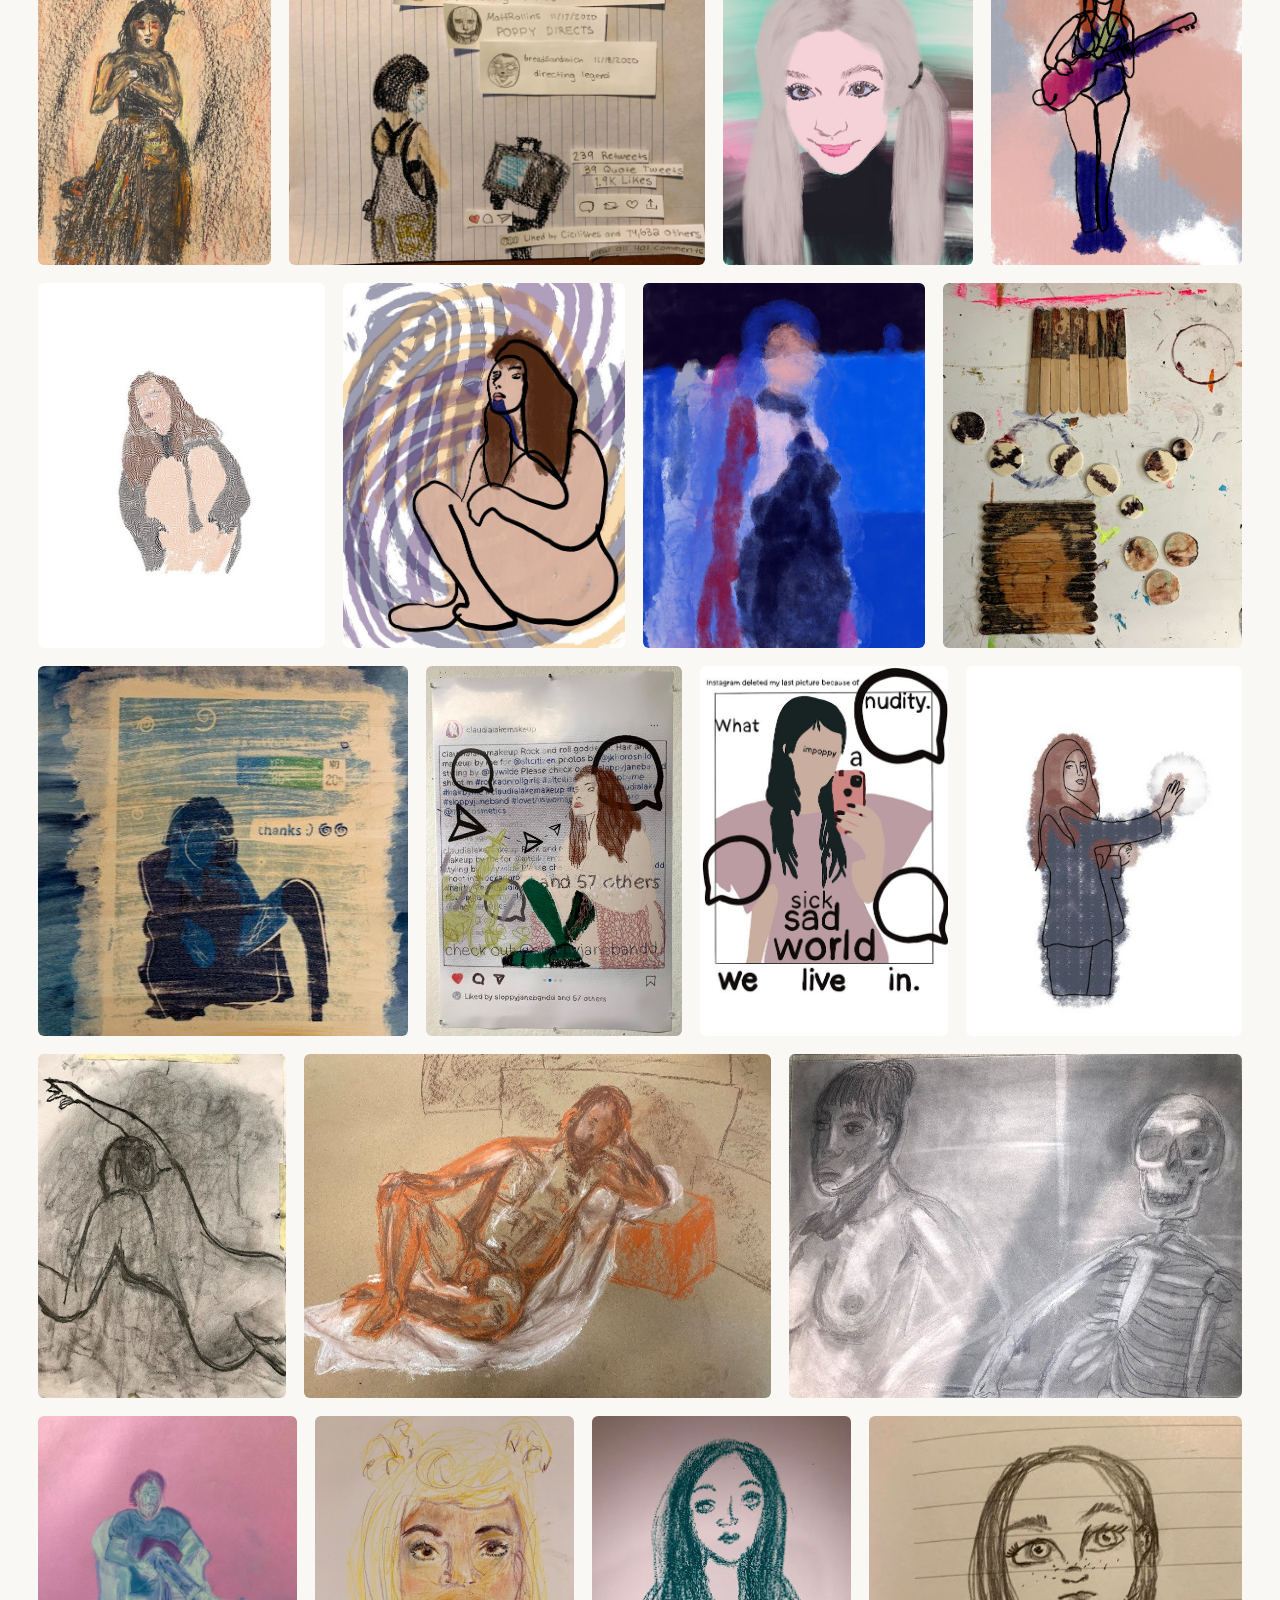
<file: selected-work.html>
<!doctype html>
<html lang="en">
<head>
  <meta charset="utf-8">
  <meta name="viewport" content="width=device-width, initial-scale=1">
  <title>Selected Work | Danielle Fernandez</title>
  <link rel="preconnect" href="https://fonts.googleapis.com">
  <link rel="preconnect" href="https://fonts.gstatic.com" crossorigin>
  <link href="https://fonts.googleapis.com/css2?family=Jost:wght@200;300;400;600&family=Nunito+Sans:wght@300;400;700&display=swap" rel="stylesheet">
  <link rel="stylesheet" href="css/style.css">
</head>
<body>
  <header class="site-header">
    <div class="wrap"><a class="brand" href="index.html">DANIELLE FERNANDEZ</a></div>
    <nav class="site-nav" aria-label="Main">
      <ul class="wrap">
        <li><a href="index.html">Home</a></li>
        <li><a href="selected-work.html" aria-current="page">Selected Artwork</a></li>
        <li><a href="cv.html">CV</a></li>
        <li><a href="contact.html">Contact</a></li>
      </ul>
    </nav>
  </header>

  <main class="gallery-page">
    <div class="wrap">
      <ul class="gallery">
        <li style="--r:0.7507"><button type="button" data-type="image" data-title="Dark Poppy Portrait (2020)" data-desc="Derwent Inktense Blocks on Paper" data-src="images/artwork/001-dark-poppy-portrait-2020.jpg"><img src="images/artwork/thumbs/001-dark-poppy-portrait-2020.jpg" alt="Dark Poppy Portrait (2020)" width="554" height="738" loading="lazy"><span class="caption">Dark Poppy Portrait (2020)<small>Derwent Inktense Blocks on Paper</small></span></button></li>
        <li style="--r:0.7416"><button type="button" data-type="image" data-title="Poppy YouTube Portrait (2020)" data-desc="Derwent Inktense Blocks and Nupastels on Paper" data-src="images/artwork/002-poppy-youtube-portrait-2020.png"><img src="images/artwork/thumbs/002-poppy-youtube-portrait-2020.png" alt="Poppy YouTube Portrait (2020)" width="505" height="681" loading="lazy"><span class="caption">Poppy YouTube Portrait (2020)<small>Derwent Inktense Blocks and Nupastels on Paper</small></span></button></li>
        <li style="--r:0.7493"><button type="button" data-type="image" data-title="Poppy Wearing Flowers (2020)" data-desc="Derwent Inktense Blocks on Paper" data-src="images/artwork/003-poppy-wearing-flowers-2020.jpg"><img src="images/artwork/thumbs/003-poppy-wearing-flowers-2020.jpg" alt="Poppy Wearing Flowers (2020)" width="568" height="758" loading="lazy"><span class="caption">Poppy Wearing Flowers (2020)<small>Derwent Inktense Blocks on Paper</small></span></button></li>
        <li style="--r:0.7415"><button type="button" data-type="image" data-title="Study of Lisa Yuskavage&#39;s Sarah II (2020)" data-desc="Oil on Canvas Board" data-src="images/artwork/004-study-of-lisa-yuskavage-s-sarah-ii-2020.jpg"><img src="images/artwork/thumbs/004-study-of-lisa-yuskavage-s-sarah-ii-2020.jpg" alt="Study of Lisa Yuskavage&#39;s Sarah II (2020)" width="542" height="731" loading="lazy"><span class="caption">Study of Lisa Yuskavage&#39;s Sarah II (2020)<small>Oil on Canvas Board</small></span></button></li>
        <li style="--r:1"><button type="button" data-type="image" data-title="A Frog&#39;s Journey (2020)" data-desc="Photo edited in Photoshop" data-src="images/artwork/005-a-frog-s-journey-2020.jpg"><img src="images/artwork/thumbs/005-a-frog-s-journey-2020.jpg" alt="A Frog&#39;s Journey (2020)" width="900" height="900" loading="lazy"><span class="caption">A Frog&#39;s Journey (2020)<small>Photo edited in Photoshop</small></span></button></li>
        <li style="--r:1.7787"><button type="button" data-type="image" data-title="Evian Advertisement" data-desc="Digital Art Created with Adobe Creative Suite" data-src="images/artwork/006-evian-advertisement.png"><img src="images/artwork/thumbs/006-evian-advertisement.png" alt="Evian Advertisement" width="900" height="506" loading="lazy"><span class="caption">Evian Advertisement<small>Digital Art Created with Adobe Creative Suite</small></span></button></li>
        <li style="--r:1.5177"><button type="button" data-type="image" data-title="Bat Lamp (2019)" data-desc="A large welded bat lamp ~5 ft across with a lightbulb inside and lantern paper" data-src="images/artwork/007-bat-lamp-2019.jpg"><img src="images/artwork/thumbs/007-bat-lamp-2019.jpg" alt="Bat Lamp (2019)" width="900" height="593" loading="lazy"><span class="caption">Bat Lamp (2019)<small>A large welded bat lamp ~5 ft across with a lightbulb inside and lantern paper</small></span></button></li>
        <li style="--r:1.4258"><button type="button" data-type="image" data-title="Egg Carton Hen (2019)" data-desc="egg cartons, aluminum foil, hot glue, E6000" data-src="images/artwork/008-egg-carton-hen-2019.jpg"><img src="images/artwork/thumbs/008-egg-carton-hen-2019.jpg" alt="Egg Carton Hen (2019)" width="596" height="418" loading="lazy"><span class="caption">Egg Carton Hen (2019)<small>egg cartons, aluminum foil, hot glue, E6000</small></span></button></li>
        <li style="--r:1.3196"><button type="button" data-type="image" data-title="Lounge (2020)" data-desc="Graphite on Paper" data-src="images/artwork/009-lounge-2020.jpg"><img src="images/artwork/thumbs/009-lounge-2020.jpg" alt="Lounge (2020)" width="801" height="607" loading="lazy"><span class="caption">Lounge (2020)<small>Graphite on Paper</small></span></button></li>
        <li style="--r:2.2642"><button type="button" data-type="image" data-title="Alternate Birds (2019)" data-desc="A series of glazed and painted ceramic birds" data-src="images/artwork/010-alternate-birds-2019.jpg"><img src="images/artwork/thumbs/010-alternate-birds-2019.jpg" alt="Alternate Birds (2019)" width="840" height="371" loading="lazy"><span class="caption">Alternate Birds (2019)<small>A series of glazed and painted ceramic birds</small></span></button></li>
        <li style="--r:0.9945"><button type="button" data-type="image" data-title="Portrait in Red" data-desc="Acrylic on Canvas Board" data-src="images/artwork/011-portrait-in-red.jpg"><img src="images/artwork/thumbs/011-portrait-in-red.jpg" alt="Portrait in Red" width="727" height="731" loading="lazy"><span class="caption">Portrait in Red<small>Acrylic on Canvas Board</small></span></button></li>
        <li style="--r:1.4682"><button type="button" data-type="image" data-title="Colors in Motion (2020)" data-desc="Assorted Pinwheels" data-src="images/artwork/012-colors-in-motion-2020.jpg"><img src="images/artwork/thumbs/012-colors-in-motion-2020.jpg" alt="Colors in Motion (2020)" width="900" height="613" loading="lazy"><span class="caption">Colors in Motion (2020)<small>Assorted Pinwheels</small></span></button></li>
        <li style="--r:1.7787"><button type="button" data-type="video" data-title="Colors in Motion (2020)" data-desc="Assorted Pinwheels" data-src="video/013-colors-in-motion-2020.mp4" data-poster="images/artwork/013-colors-in-motion-2020-poster.jpg"><img src="images/artwork/thumbs/013-colors-in-motion-2020-poster.jpg" alt="Colors in Motion (2020)" width="900" height="506" loading="lazy"><span class="play" aria-hidden="true"></span><span class="caption">Colors in Motion (2020)<small>Assorted Pinwheels</small></span></button></li>
        <li style="--r:1"><button type="button" data-type="image" data-title="Bag Full of Rainbows (2020)" data-desc="Assorted Pinwheels Arranged in Rainbow Order in a Clear Bag" data-src="images/artwork/014-bag-full-of-rainbows-2020.jpg"><img src="images/artwork/thumbs/014-bag-full-of-rainbows-2020.jpg" alt="Bag Full of Rainbows (2020)" width="760" height="760" loading="lazy"><span class="caption">Bag Full of Rainbows (2020)<small>Assorted Pinwheels Arranged in Rainbow Order in a Clear Bag</small></span></button></li>
        <li style="--r:0.9868"><button type="button" data-type="image" data-title="Dream (2021)" data-desc="Oil on Canvas" data-src="images/artwork/015-dream-2021.jpg"><img src="images/artwork/thumbs/015-dream-2021.jpg" alt="Dream (2021)" width="748" height="758" loading="lazy"><span class="caption">Dream (2021)<small>Oil on Canvas</small></span></button></li>
        <li style="--r:0.7724"><button type="button" data-type="image" data-title="Portrait of Haley" data-desc="Procreate Digital Painting of Haley Dahl" data-src="images/artwork/016-portrait-of-haley.jpg"><img src="images/artwork/thumbs/016-portrait-of-haley.jpg" alt="Portrait of Haley" width="587" height="760" loading="lazy"><span class="caption">Portrait of Haley<small>Procreate Digital Painting of Haley Dahl</small></span></button></li>
        <li class="row-group"><div class="cell" style="--r:1.3801"><button type="button" data-type="image" data-title="Green Study #1 (2020)" data-desc="Pastel on Paper" data-src="images/artwork/017-green-study-1-2020.jpg"><img src="images/artwork/thumbs/017-green-study-1-2020.jpg" alt="Green Study #1 (2020)" width="886" height="642" loading="lazy"><span class="caption">Green Study #1 (2020)<small>Pastel on Paper</small></span></button></div><div class="cell" style="--r:0.7933"><button type="button" data-type="image" data-title="Green Study #2 (2020)" data-desc="Pastel on Paper" data-src="images/artwork/018-green-study-2-2020.jpg"><img src="images/artwork/thumbs/018-green-study-2-2020.jpg" alt="Green Study #2 (2020)" width="334" height="421" loading="lazy"><span class="caption">Green Study #2 (2020)<small>Pastel on Paper</small></span></button></div><div class="cell" style="--r:0.7737"><button type="button" data-type="image" data-title="Poll Dancer" data-desc="Digital Drawing on Procreate" data-src="images/artwork/019-poll-dancer.jpg"><img src="images/artwork/thumbs/019-poll-dancer.jpg" alt="Poll Dancer" width="588" height="760" loading="lazy"><span class="caption">Poll Dancer<small>Digital Drawing on Procreate</small></span></button></div><div class="cell" style="--r:0.7496"><button type="button" data-type="image" data-title="Banana Bat" data-desc="Pastels on Paper" data-src="images/artwork/020-banana-bat.jpg"><img src="images/artwork/thumbs/020-banana-bat.jpg" alt="Banana Bat" width="527" height="703" loading="lazy"><span class="caption">Banana Bat<small>Pastels on Paper</small></span></button></div></li>
        <li class="banner" style="--r:4.9724"><button type="button" data-type="image" data-title="Inter@ctions" data-desc="Digital Art Poster Series&#10;&#10;Inter@ctions directly contrasts the type of behavior highlighted in its sister series, Feed, by taking a moment to sit with a single post. Rather than dragging out colors, the color palette has been reduced to monochrome. Lines are more graphic and less painterly but still maintain some qualities of a hand-drawn piece. Each digital drawing was inspired by a screenshot from Instagram, incorporating identifiable iconography and visual elements from the platform. They act as frozen moments in time, authentically capturing the numbers of likes and comments from the moments my screenshots were taken. Even the frames that the prints have been placed in were chosen thoughtfully as their curved corners make each framed poster reminiscent of the screen of a smartphone. Silhouettes, limited details, and repetition of forms come together to reimagine content from these posts as unique compositions. Each artist is represented in this series by two posters inspired by posts on their popular main accounts as well as two posters inspired by posts on lesser known but still public side accounts for a total of 8 posters.&#10;" data-src="images/artwork/021-inter-ctions.jpg"><img src="images/artwork/thumbs/021-inter-ctions.jpg" alt="Inter@ctions" width="900" height="181" loading="lazy"><span class="caption">Inter@ctions<small>Digital Art Poster Series</small></span></button></li>
        <li class="feed-group"><div class="feed-side"><button type="button" data-type="image" data-title="Feed Series" data-desc="Print Transfer and Acrylic Paint on Board" data-src="images/artwork/097-feed-series.jpg"><img src="images/artwork/thumbs/097-feed-series.jpg" alt="Feed Series" width="575" height="576" loading="lazy"><span class="caption">Feed Series<small>Print Transfer and Acrylic Paint on Board</small></span></button><button type="button" data-type="image" data-title="Feed Series" data-desc="Print Transfer and Acrylic Paint on Board" data-src="images/artwork/098-feed-series.jpg"><img src="images/artwork/thumbs/098-feed-series.jpg" alt="Feed Series" width="571" height="568" loading="lazy"><span class="caption">Feed Series<small>Print Transfer and Acrylic Paint on Board</small></span></button><button type="button" data-type="image" data-title="Feed Series" data-desc="Print Transfer and Acrylic Paint on Board" data-src="images/artwork/099-feed-series.jpg"><img src="images/artwork/thumbs/099-feed-series.jpg" alt="Feed Series" width="534" height="540" loading="lazy"><span class="caption">Feed Series<small>Print Transfer and Acrylic Paint on Board</small></span></button><button type="button" data-type="image" data-title="Feed Series" data-desc="Print Transfer and Acrylic Paint on Board" data-src="images/artwork/100-feed-series.jpg"><img src="images/artwork/thumbs/100-feed-series.jpg" alt="Feed Series" width="580" height="583" loading="lazy"><span class="caption">Feed Series<small>Print Transfer and Acrylic Paint on Board</small></span></button></div><div class="feed-center"><button type="button" data-type="image" data-title="Feed" data-desc="Print Transfer and Acrylic Paint on Board&#10;&#10;Taking my two favorite musicians as my muses, I created two series, Feed and Inter@ctions, to explore the social media habits of fans as well as the interactions between fan and artist through social media posts.&#10;&#10;This is Feed. Feed visualizes the concept of the scroll: the blurring and distortion of an image that appears on your device for a mere moment, only to be swiped up and away by your absentminded thumb. If asked to recall that image, one may recall the colors or the pose of the figure, but it’s all a blur. No matter how long a user spends curating the perfect image to post, many images scattered across social media feeds everywhere will go unnoticed and forgotten a quick swipe later. Even users with thousands or millions of followers, those who have been deemed influencers, have posts that get scrolled past every day. Followers may double-tap to like or briefly enter the comment section, but posts in feeds are fleeting moments. This series captures the essence of these fleeting moments scrolling through a feed. Each panel contains a digital drawing inspired by an image posted online by either Poppy or Haley Dahl. These images became further abstracted through the image transfer process and the addition of streaks of acrylic paint. Each panel was inspired by a digital post that became transformed into a unique physical art object but still remained confined to the same square shape it would appear within on Instagram." data-src="images/artwork/022-feed.jpg"><img src="images/artwork/thumbs/022-feed.jpg" alt="Feed" width="141" height="677" loading="lazy"><span class="caption">Feed<small>Print Transfer and Acrylic Paint on Board</small></span></button></div><div class="feed-side"><button type="button" data-type="image" data-title="Feed Series" data-desc="Print Transfer and Acrylic Paint on Board" data-src="images/artwork/101-feed-series.jpg"><img src="images/artwork/thumbs/101-feed-series.jpg" alt="Feed Series" width="540" height="543" loading="lazy"><span class="caption">Feed Series<small>Print Transfer and Acrylic Paint on Board</small></span></button><button type="button" data-type="image" data-title="Feed Series" data-desc="Print Transfer and Acrylic Paint on Board" data-src="images/artwork/102-feed-series.jpg"><img src="images/artwork/thumbs/102-feed-series.jpg" alt="Feed Series" width="379" height="374" loading="lazy"><span class="caption">Feed Series<small>Print Transfer and Acrylic Paint on Board</small></span></button><button type="button" data-type="image" data-title="Feed Series" data-desc="Print Transfer and Acrylic Paint on Board" data-src="images/artwork/103-feed-series.jpg"><img src="images/artwork/thumbs/103-feed-series.jpg" alt="Feed Series" width="535" height="538" loading="lazy"><span class="caption">Feed Series<small>Print Transfer and Acrylic Paint on Board</small></span></button><button type="button" data-type="image" data-title="Feed Series" data-desc="Print Transfer and Acrylic Paint on Board" data-src="images/artwork/104-feed-series.jpg"><img src="images/artwork/thumbs/104-feed-series.jpg" alt="Feed Series" width="519" height="525" loading="lazy"><span class="caption">Feed Series<small>Print Transfer and Acrylic Paint on Board</small></span></button></div></li>
        <li style="--r:1.3333"><button type="button" data-type="video" data-title="A Strange Day (2020)" data-desc="My first claymation stopmotion short film" data-src="video/023-a-strange-day-2020.mp4" data-poster="images/artwork/023-a-strange-day-2020-poster.jpg" data-link="https://vimeo.com/481176472"><img src="images/artwork/thumbs/023-a-strange-day-2020-poster.jpg" alt="A Strange Day (2020)" width="900" height="675" loading="lazy"><span class="play" aria-hidden="true"></span><span class="caption">A Strange Day (2020)<small>My first claymation stopmotion short film</small></span></button></li>
        <li style="--r:1.3333"><button type="button" data-type="vimeo" data-title="Building a Friend (2020)" data-desc="My second claymation stopmotion short film" data-vimeo="491600440" data-link="https://vimeo.com/491600440"><img src="images/artwork/thumbs/024-building-a-friend-2020.jpg" alt="Building a Friend (2020)" width="640" height="480" loading="lazy"><span class="play" aria-hidden="true"></span><span class="caption">Building a Friend (2020)<small>My second claymation stopmotion short film</small></span></button></li>
        <li style="--r:0.7365"><button type="button" data-type="image" data-title="Sloppy Jane in Green (2020)" data-desc="Pastel on Paper" data-src="images/artwork/025-sloppy-jane-in-green-2020.jpg"><img src="images/artwork/thumbs/025-sloppy-jane-in-green-2020.jpg" alt="Sloppy Jane in Green (2020)" width="408" height="554" loading="lazy"><span class="caption">Sloppy Jane in Green (2020)<small>Pastel on Paper</small></span></button></li>
        <li style="--r:1.38"><button type="button" data-type="image" data-title="Ember in Multicolor (2020)" data-desc="Pastel on Paper" data-src="images/artwork/026-ember-in-multicolor-2020.jpg"><img src="images/artwork/thumbs/026-ember-in-multicolor-2020.jpg" alt="Ember in Multicolor (2020)" width="621" height="450" loading="lazy"><span class="caption">Ember in Multicolor (2020)<small>Pastel on Paper</small></span></button></li>
        <li style="--r:0.7611"><button type="button" data-type="image" data-title="Sloppy Jane in Color (2020)" data-desc="Derwent Intense Blocks on Paper" data-src="images/artwork/027-sloppy-jane-in-color-2020.jpg"><img src="images/artwork/thumbs/027-sloppy-jane-in-color-2020.jpg" alt="Sloppy Jane in Color (2020)" width="497" height="653" loading="lazy"><span class="caption">Sloppy Jane in Color (2020)<small>Derwent Intense Blocks on Paper</small></span></button></li>
        <li style="--r:0.739"><button type="button" data-type="image" data-title="Poppy with an Axe (2020)" data-desc="Derwent Inktense Blocks and Nupastels on Paper" data-src="images/artwork/028-poppy-with-an-axe-2020.jpg"><img src="images/artwork/thumbs/028-poppy-with-an-axe-2020.jpg" alt="Poppy with an Axe (2020)" width="487" height="659" loading="lazy"><span class="caption">Poppy with an Axe (2020)<small>Derwent Inktense Blocks and Nupastels on Paper</small></span></button></li>
        <li style="--r:1.3353"><button type="button" data-type="image" data-title="Poppy Witching Hour (2020)" data-desc="Pastel on Paper" data-src="images/artwork/029-poppy-witching-hour-2020.jpg"><img src="images/artwork/thumbs/029-poppy-witching-hour-2020.jpg" alt="Poppy Witching Hour (2020)" width="900" height="674" loading="lazy"><span class="caption">Poppy Witching Hour (2020)<small>Pastel on Paper</small></span></button></li>
        <li style="--r:0.7097"><button type="button" data-type="image" data-title="Semi-Stippled Self Portrait" data-desc="Pencil on Pape" data-src="images/artwork/030-semi-stippled-self-portrait.jpg"><img src="images/artwork/thumbs/030-semi-stippled-self-portrait.jpg" alt="Semi-Stippled Self Portrait" width="357" height="503" loading="lazy"><span class="caption">Semi-Stippled Self Portrait<small>Pencil on Pape</small></span></button></li>
        <li style="--r:0.5718"><button type="button" data-type="image" data-title="My Rainbow Self" data-desc="Multimedia on Paper " data-src="images/artwork/031-my-rainbow-self.jpg"><img src="images/artwork/thumbs/031-my-rainbow-self.jpg" alt="My Rainbow Self" width="426" height="745" loading="lazy"><span class="caption">My Rainbow Self<small>Multimedia on Paper </small></span></button></li>
        <li style="--r:0.7318"><button type="button" data-type="image" data-title="Self Portrait in Paint" data-desc="Oil Paint on Canvas Paper" data-src="images/artwork/032-self-portrait-in-paint.jpg"><img src="images/artwork/thumbs/032-self-portrait-in-paint.jpg" alt="Self Portrait in Paint" width="221" height="302" loading="lazy"><span class="caption">Self Portrait in Paint<small>Oil Paint on Canvas Paper</small></span></button></li>
        <li style="--r:0.8364"><button type="button" data-type="image" data-title="Rose Gold Self Portrait (2020)" data-desc="Acrylic on Canvas (16x20)" data-src="images/artwork/033-rose-gold-self-portrait-2020.jpg"><img src="images/artwork/thumbs/033-rose-gold-self-portrait-2020.jpg" alt="Rose Gold Self Portrait (2020)" width="634" height="758" loading="lazy"><span class="caption">Rose Gold Self Portrait (2020)<small>Acrylic on Canvas (16x20)</small></span></button></li>
        <li style="--r:1.242"><button type="button" data-type="image" data-title="Smeared Self Image (2020)" data-desc="Acrylic on Canvas Board (20x16)" data-src="images/artwork/034-smeared-self-image-2020.jpg"><img src="images/artwork/thumbs/034-smeared-self-image-2020.jpg" alt="Smeared Self Image (2020)" width="811" height="653" loading="lazy"><span class="caption">Smeared Self Image (2020)<small>Acrylic on Canvas Board (20x16)</small></span></button></li>
        <li style="--r:0.7732"><button type="button" data-type="image" data-title="Finger Painted Self Portrait (2020)" data-desc="Acrylic on Canvas (16x20)" data-src="images/artwork/035-finger-painted-self-portrait-2020.jpg"><img src="images/artwork/thumbs/035-finger-painted-self-portrait-2020.jpg" alt="Finger Painted Self Portrait (2020)" width="542" height="701" loading="lazy"><span class="caption">Finger Painted Self Portrait (2020)<small>Acrylic on Canvas (16x20)</small></span></button></li>
        <li style="--r:0.7361"><button type="button" data-type="image" data-title="Seated (2020)" data-desc="Acrylic on Canvas Board" data-src="images/artwork/036-seated-2020.jpg"><img src="images/artwork/thumbs/036-seated-2020.jpg" alt="Seated (2020)" width="477" height="648" loading="lazy"><span class="caption">Seated (2020)<small>Acrylic on Canvas Board</small></span></button></li>
        <li style="--r:1.3554"><button type="button" data-type="image" data-title="Sunset (2019)" data-desc="Oil Paint on Canvas Board" data-src="images/artwork/037-sunset-2019.jpg"><img src="images/artwork/thumbs/037-sunset-2019.jpg" alt="Sunset (2019)" width="900" height="664" loading="lazy"><span class="caption">Sunset (2019)<small>Oil Paint on Canvas Board</small></span></button></li>
        <li style="--r:0.996"><button type="button" data-type="image" data-title="My Combat Boots (2020)" data-desc="Acrylic Paint on Canvas Board" data-src="images/artwork/038-my-combat-boots-2020.jpg"><img src="images/artwork/thumbs/038-my-combat-boots-2020.jpg" alt="My Combat Boots (2020)" width="755" height="758" loading="lazy"><span class="caption">My Combat Boots (2020)<small>Acrylic Paint on Canvas Board</small></span></button></li>
        <li style="--r:0.777"><button type="button" data-type="image" data-title="The Lounge" data-desc="Oil Paint on Canvas Paper" data-src="images/artwork/039-the-lounge.jpg"><img src="images/artwork/thumbs/039-the-lounge.jpg" alt="The Lounge" width="338" height="435" loading="lazy"><span class="caption">The Lounge<small>Oil Paint on Canvas Paper</small></span></button></li>
        <li style="--r:1.3774"><button type="button" data-type="image" data-title="Sunrise by the Mountains" data-desc="Oil Paint on Canvas" data-src="images/artwork/040-sunrise-by-the-mountains.jpg"><img src="images/artwork/thumbs/040-sunrise-by-the-mountains.jpg" alt="Sunrise by the Mountains" width="511" height="371" loading="lazy"><span class="caption">Sunrise by the Mountains<small>Oil Paint on Canvas</small></span></button></li>
        <li style="--r:1.3497"><button type="button" data-type="image" data-title="Iceberg" data-desc="Oil Paint on Canvas Board" data-src="images/artwork/041-iceberg.jpg"><img src="images/artwork/thumbs/041-iceberg.jpg" alt="Iceberg" width="660" height="489" loading="lazy"><span class="caption">Iceberg<small>Oil Paint on Canvas Board</small></span></button></li>
        <li style="--r:0.7099"><button type="button" data-type="image" data-title="Baby Doll &amp; Succulents" data-desc="Oil Paint on Canvas Paper" data-src="images/artwork/042-baby-doll-succulents.jpg"><img src="images/artwork/thumbs/042-baby-doll-succulents.jpg" alt="Baby Doll &amp; Succulents" width="279" height="393" loading="lazy"><span class="caption">Baby Doll &amp; Succulents<small>Oil Paint on Canvas Paper</small></span></button></li>
        <li style="--r:1.388"><button type="button" data-type="image" data-title="A Cubist Marina" data-desc="Acrylic on Paper" data-src="images/artwork/043-a-cubist-marina.jpg"><img src="images/artwork/thumbs/043-a-cubist-marina.jpg" alt="A Cubist Marina" width="855" height="616" loading="lazy"><span class="caption">A Cubist Marina<small>Acrylic on Paper</small></span></button></li>
        <li style="--r:1.4983"><button type="button" data-type="image" data-title="Froggy Contemplation (2020)" data-desc="Photo edited within Photoshop" data-src="images/artwork/044-froggy-contemplation-2020.jpg"><img src="images/artwork/thumbs/044-froggy-contemplation-2020.jpg" alt="Froggy Contemplation (2020)" width="899" height="600" loading="lazy"><span class="caption">Froggy Contemplation (2020)<small>Photo edited within Photoshop</small></span></button></li>
        <li style="--r:1.7787"><button type="button" data-type="image" data-title="Something in the Dandellions (2020)" data-desc="Digital Art (Photoshop / Illustrator)" data-src="images/artwork/045-something-in-the-dandellions-2020.jpg"><img src="images/artwork/thumbs/045-something-in-the-dandellions-2020.jpg" alt="Something in the Dandellions (2020)" width="900" height="506" loading="lazy"><span class="caption">Something in the Dandellions (2020)<small>Digital Art (Photoshop / Illustrator)</small></span></button></li>
        <li style="--r:1.8163"><button type="button" data-type="image" data-title="Supernatural Duo Drawn (2020)" data-desc="Digital Illustration in Illustrator" data-src="images/artwork/046-supernatural-duo-drawn-2020.jpg"><img src="images/artwork/thumbs/046-supernatural-duo-drawn-2020.jpg" alt="Supernatural Duo Drawn (2020)" width="781" height="430" loading="lazy"><span class="caption">Supernatural Duo Drawn (2020)<small>Digital Illustration in Illustrator</small></span></button></li>
        <li style="--r:1.5424"><button type="button" data-type="image" data-title="Supernatural Duo (2020)" data-desc="Digital Art (Illustrator / Photoshop)" data-src="images/artwork/047-supernatural-duo-2020.png"><img src="images/artwork/thumbs/047-supernatural-duo-2020.png" alt="Supernatural Duo (2020)" width="782" height="507" loading="lazy"><span class="caption">Supernatural Duo (2020)<small>Digital Art (Illustrator / Photoshop)</small></span></button></li>
        <li style="--r:0.7256"><button type="button" data-type="image" data-title="Shadow Man" data-desc="Charcoal on Paper" data-src="images/artwork/048-shadow-man.jpg"><img src="images/artwork/thumbs/048-shadow-man.jpg" alt="Shadow Man" width="550" height="758" loading="lazy"><span class="caption">Shadow Man<small>Charcoal on Paper</small></span></button></li>
        <li style="--r:0.7493"><button type="button" data-type="image" data-title="Giraffe Artist (2017)" data-desc="Permanent Marker on Paper" data-src="images/artwork/049-giraffe-artist-2017.jpg"><img src="images/artwork/thumbs/049-giraffe-artist-2017.jpg" alt="Giraffe Artist (2017)" width="568" height="758" loading="lazy"><span class="caption">Giraffe Artist (2017)<small>Permanent Marker on Paper</small></span></button></li>
        <li style="--r:0.7493"><button type="button" data-type="image" data-title="Reverse Spider Capturing " data-desc="Pencil on Paper" data-src="images/artwork/050-reverse-spider-capturing.jpg"><img src="images/artwork/thumbs/050-reverse-spider-capturing.jpg" alt="Reverse Spider Capturing " width="568" height="758" loading="lazy"><span class="caption">Reverse Spider Capturing <small>Pencil on Paper</small></span></button></li>
        <li style="--r:0.7504"><button type="button" data-type="image" data-title="Business Cat (2019)" data-desc="Pencil on Paper" data-src="images/artwork/051-business-cat-2019.jpg"><img src="images/artwork/thumbs/051-business-cat-2019.jpg" alt="Business Cat (2019)" width="526" height="701" loading="lazy"><span class="caption">Business Cat (2019)<small>Pencil on Paper</small></span></button></li>
        <li style="--r:1.1346"><button type="button" data-type="image" data-title="Rewatch" data-desc="Marker on Paper" data-src="images/artwork/052-rewatch.jpg"><img src="images/artwork/thumbs/052-rewatch.jpg" alt="Rewatch" width="860" height="758" loading="lazy"><span class="caption">Rewatch<small>Marker on Paper</small></span></button></li>
        <li style="--r:0.7493"><button type="button" data-type="image" data-title="Girl in Blue" data-desc="Colored Pencil on Paper" data-src="images/artwork/053-girl-in-blue.jpg"><img src="images/artwork/thumbs/053-girl-in-blue.jpg" alt="Girl in Blue" width="568" height="758" loading="lazy"><span class="caption">Girl in Blue<small>Colored Pencil on Paper</small></span></button></li>
        <li style="--r:0.7533"><button type="button" data-type="image" data-title="Bat Girl" data-desc="Print" data-src="images/artwork/054-bat-girl.jpg"><img src="images/artwork/thumbs/054-bat-girl.jpg" alt="Bat Girl" width="519" height="689" loading="lazy"><span class="caption">Bat Girl<small>Print</small></span></button></li>
        <li style="--r:0.7199"><button type="button" data-type="image" data-title="A Stroll Through Havana" data-desc="Woodcut Print" data-src="images/artwork/055-a-stroll-through-havana.jpg"><img src="images/artwork/thumbs/055-a-stroll-through-havana.jpg" alt="A Stroll Through Havana" width="509" height="707" loading="lazy"><span class="caption">A Stroll Through Havana<small>Woodcut Print</small></span></button></li>
        <li style="--r:0.7529"><button type="button" data-type="image" data-title="Everyone is Happy Except You Variant #1" data-desc="Print" data-src="images/artwork/056-everyone-is-happy-except-you-variant-1.jpg"><img src="images/artwork/thumbs/056-everyone-is-happy-except-you-variant-1.jpg" alt="Everyone is Happy Except You Variant #1" width="396" height="526" loading="lazy"><span class="caption">Everyone is Happy Except You Variant #1<small>Print</small></span></button></li>
        <li style="--r:0.7647"><button type="button" data-type="image" data-title="Everyone is Happy Except You Variant #2" data-desc="Print" data-src="images/artwork/057-everyone-is-happy-except-you-variant-2.jpg"><img src="images/artwork/thumbs/057-everyone-is-happy-except-you-variant-2.jpg" alt="Everyone is Happy Except You Variant #2" width="377" height="493" loading="lazy"><span class="caption">Everyone is Happy Except You Variant #2<small>Print</small></span></button></li>
        <li style="--r:0.912"><button type="button" data-type="image" data-title="Cupcake" data-desc="Soft Sculpture with Fabric Sewn with Thread and Filled with Stuffing" data-src="images/artwork/058-cupcake.jpg"><img src="images/artwork/thumbs/058-cupcake.jpg" alt="Cupcake" width="632" height="693" loading="lazy"><span class="caption">Cupcake<small>Soft Sculpture with Fabric Sewn with Thread and Filled with Stuffing</small></span></button></li>
        <li style="--r:0.5621"><button type="button" data-type="image" data-title="Frogception Shelf" data-desc="Wood, Wood Stain, Paint, and Wood Glue, and a Small Ceramic Frog" data-src="images/artwork/059-frogception-shelf.jpg"><img src="images/artwork/thumbs/059-frogception-shelf.jpg" alt="Frogception Shelf" width="394" height="701" loading="lazy"><span class="caption">Frogception Shelf<small>Wood, Wood Stain, Paint, and Wood Glue, and a Small Ceramic Frog</small></span></button></li>
        <li style="--r:0.5095"><button type="button" data-type="image" data-title="Detour Door (2020)" data-desc="Receipts, paper flower petals, toy cars, and construction paper on door" data-src="images/artwork/060-detour-door-2020.jpg"><img src="images/artwork/thumbs/060-detour-door-2020.jpg" alt="Detour Door (2020)" width="348" height="683" loading="lazy"><span class="caption">Detour Door (2020)<small>Receipts, paper flower petals, toy cars, and construction paper on door</small></span></button></li>
        <li style="--r:1.3353"><button type="button" data-type="image" data-title="Detour Door (2020)" data-desc="Receipts, paper flower petals, toy cars, and construction paper on door" data-src="images/artwork/061-detour-door-2020.jpg"><img src="images/artwork/thumbs/061-detour-door-2020.jpg" alt="Detour Door (2020)" width="900" height="674" loading="lazy"><span class="caption">Detour Door (2020)<small>Receipts, paper flower petals, toy cars, and construction paper on door</small></span></button></li>
        <li style="--r:1.3333"><button type="button" data-type="image" data-title="Detour Door (2020)" data-desc="Receipts, paper flower petals, toy cars, and construction paper on door" data-src="images/artwork/062-detour-door-2020.jpg"><img src="images/artwork/thumbs/062-detour-door-2020.jpg" alt="Detour Door (2020)" width="900" height="675" loading="lazy"><span class="caption">Detour Door (2020)<small>Receipts, paper flower petals, toy cars, and construction paper on door</small></span></button></li>
        <li style="--r:1.4983"><button type="button" data-type="image" data-title="Venus Fly Trap" data-desc="Cardboard, Tissue Paper, Construction Paper, Wire, Tape, and Hot Glue" data-src="images/artwork/063-venus-fly-trap.png"><img src="images/artwork/thumbs/063-venus-fly-trap.png" alt="Venus Fly Trap" width="899" height="600" loading="lazy"><span class="caption">Venus Fly Trap<small>Cardboard, Tissue Paper, Construction Paper, Wire, Tape, and Hot Glue</small></span></button></li>
        <li style="--r:0.6662"><button type="button" data-type="image" data-title="Venus Fly Trap" data-desc="Cardboard, Tissue Paper, Construction Paper, Wire, Tape, and Hot Glue" data-src="images/artwork/064-venus-fly-trap.png"><img src="images/artwork/thumbs/064-venus-fly-trap.png" alt="Venus Fly Trap" width="495" height="743" loading="lazy"><span class="caption">Venus Fly Trap<small>Cardboard, Tissue Paper, Construction Paper, Wire, Tape, and Hot Glue</small></span></button></li>
        <li style="--r:1"><button type="button" data-type="image" data-title="Faces of Nature (2020)" data-desc="A large rock and plants from my backyard" data-src="images/artwork/065-faces-of-nature-2020.jpg"><img src="images/artwork/thumbs/065-faces-of-nature-2020.jpg" alt="Faces of Nature (2020)" width="750" height="750" loading="lazy"><span class="caption">Faces of Nature (2020)<small>A large rock and plants from my backyard</small></span></button></li>
        <li style="--r:1"><button type="button" data-type="image" data-title="Faces of Nature (2020)" data-desc="A large rock and plants from my backyard" data-src="images/artwork/066-faces-of-nature-2020.jpg"><img src="images/artwork/thumbs/066-faces-of-nature-2020.jpg" alt="Faces of Nature (2020)" width="701" height="701" loading="lazy"><span class="caption">Faces of Nature (2020)<small>A large rock and plants from my backyard</small></span></button></li>
        <li style="--r:1"><button type="button" data-type="image" data-title="Faces of Nature (2020)" data-desc="A tree stump and plants from my backyard" data-src="images/artwork/067-faces-of-nature-2020.jpg"><img src="images/artwork/thumbs/067-faces-of-nature-2020.jpg" alt="Faces of Nature (2020)" width="701" height="701" loading="lazy"><span class="caption">Faces of Nature (2020)<small>A tree stump and plants from my backyard</small></span></button></li>
        <li style="--r:1.5625"><button type="button" data-type="image" data-title="Dragonfly Contemplation" data-desc="Wood, Fabric, Plaster, and Paint" data-src="images/artwork/068-dragonfly-contemplation.jpg"><img src="images/artwork/thumbs/068-dragonfly-contemplation.jpg" alt="Dragonfly Contemplation" width="900" height="576" loading="lazy"><span class="caption">Dragonfly Contemplation<small>Wood, Fabric, Plaster, and Paint</small></span></button></li>
        <li style="--r:1.3353"><button type="button" data-type="image" data-title="Together" data-desc="Red wax" data-src="images/artwork/069-together.jpg"><img src="images/artwork/thumbs/069-together.jpg" alt="Together" width="900" height="674" loading="lazy"><span class="caption">Together<small>Red wax</small></span></button></li>
        <li style="--r:1.3353"><button type="button" data-type="image" data-title="Two (2019)" data-desc="Resin, glitter, yarn, cassette tape, iridescent mesh fabric, E6000 " data-src="images/artwork/070-two-2019.jpg"><img src="images/artwork/thumbs/070-two-2019.jpg" alt="Two (2019)" width="900" height="674" loading="lazy"><span class="caption">Two (2019)<small>Resin, glitter, yarn, cassette tape, iridescent mesh fabric, E6000 </small></span></button></li>
        <li style="--r:0.9867"><button type="button" data-type="image" data-title="Two (2019)" data-desc="Resin, glitter, yarn, cassette tape, iridescent mesh fabric, E6000 " data-src="images/artwork/071-two-2019.jpg"><img src="images/artwork/thumbs/071-two-2019.jpg" alt="Two (2019)" width="593" height="601" loading="lazy"><span class="caption">Two (2019)<small>Resin, glitter, yarn, cassette tape, iridescent mesh fabric, E6000 </small></span></button></li>
        <li style="--r:1.2748"><button type="button" data-type="image" data-title="Nocturne" data-desc="Oil on Canvas" data-src="images/artwork/072-nocturne.jpg"><img src="images/artwork/thumbs/072-nocturne.jpg" alt="Nocturne" width="900" height="706" loading="lazy"><span class="caption">Nocturne<small>Oil on Canvas</small></span></button></li>
        <li style="--r:1"><button type="button" data-type="image" data-title="Plant" data-desc="Acrylic on Canvas Board" data-src="images/artwork/073-plant.jpg"><img src="images/artwork/thumbs/073-plant.jpg" alt="Plant" width="432" height="432" loading="lazy"><span class="caption">Plant<small>Acrylic on Canvas Board</small></span></button></li>
        <li style="--r:0.7835"><button type="button" data-type="image" data-title="Portrait in Orange " data-desc="Acrylic on Canvas Board " data-src="images/artwork/074-portrait-in-orange.jpg"><img src="images/artwork/thumbs/074-portrait-in-orange.jpg" alt="Portrait in Orange " width="590" height="753" loading="lazy"><span class="caption">Portrait in Orange <small>Acrylic on Canvas Board </small></span></button></li>
        <li style="--r:0.7822"><button type="button" data-type="image" data-title="Portrait in Yellow" data-desc="Acrylic on Canvas Board" data-src="images/artwork/075-portrait-in-yellow.jpg"><img src="images/artwork/thumbs/075-portrait-in-yellow.jpg" alt="Portrait in Yellow" width="589" height="753" loading="lazy"><span class="caption">Portrait in Yellow<small>Acrylic on Canvas Board</small></span></button></li>
        <li style="--r:1"><button type="button" data-type="image" data-title="Portrait in Green" data-desc="Acrylic on Canvas Board" data-src="images/artwork/076-portrait-in-green.jpg"><img src="images/artwork/thumbs/076-portrait-in-green.jpg" alt="Portrait in Green" width="703" height="703" loading="lazy"><span class="caption">Portrait in Green<small>Acrylic on Canvas Board</small></span></button></li>
        <li style="--r:0.7729"><button type="button" data-type="image" data-title="Scroll Through Selfie" data-desc="Procreate Digital Painting of Haley Dahl" data-src="images/artwork/077-scroll-through-selfie.jpg"><img src="images/artwork/thumbs/077-scroll-through-selfie.jpg" alt="Scroll Through Selfie" width="582" height="753" loading="lazy"><span class="caption">Scroll Through Selfie<small>Procreate Digital Painting of Haley Dahl</small></span></button></li>
        <li style="--r:0.7724"><button type="button" data-type="image" data-title="Poppy&#39;s Umbrella" data-desc="Procreate Digital Painting" data-src="images/artwork/078-poppy-s-umbrella.jpg"><img src="images/artwork/thumbs/078-poppy-s-umbrella.jpg" alt="Poppy&#39;s Umbrella" width="587" height="760" loading="lazy"><span class="caption">Poppy&#39;s Umbrella<small>Procreate Digital Painting</small></span></button></li>
        <li style="--r:0.7691"><button type="button" data-type="image" data-title="Rainbow Self Portrait" data-desc="Acrylic on Canvas Board" data-src="images/artwork/079-rainbow-self-portrait.jpg"><img src="images/artwork/thumbs/079-rainbow-self-portrait.jpg" alt="Rainbow Self Portrait" width="583" height="758" loading="lazy"><span class="caption">Rainbow Self Portrait<small>Acrylic on Canvas Board</small></span></button></li>
        <li style="--r:1.8443"><button type="button" data-type="image" data-title="Sky" data-desc="Photographs Edited on Adobe Photoshop" data-src="images/artwork/080-sky.png"><img src="images/artwork/thumbs/080-sky.png" alt="Sky" width="900" height="488" loading="lazy"><span class="caption">Sky<small>Photographs Edited on Adobe Photoshop</small></span></button></li>
        <li style="--r:0.5633"><button type="button" data-type="image" data-title="Multimedia Rainbow" data-desc="Multimedia on Paper " data-src="images/artwork/081-multimedia-rainbow.png"><img src="images/artwork/thumbs/081-multimedia-rainbow.png" alt="Multimedia Rainbow" width="507" height="900" loading="lazy"><span class="caption">Multimedia Rainbow<small>Multimedia on Paper </small></span></button></li>
        <li style="--r:1.4241"><button type="button" data-type="image" data-title="Sir Eel" data-desc="Watercolor on Paper" data-src="images/artwork/082-sir-eel.jpg"><img src="images/artwork/thumbs/082-sir-eel.jpg" alt="Sir Eel" width="900" height="632" loading="lazy"><span class="caption">Sir Eel<small>Watercolor on Paper</small></span></button></li>
        <li style="--r:1.3353"><button type="button" data-type="image" data-title="Quiet into Loud" data-desc="Acrylic on Canvas Board" data-src="images/artwork/083-quiet-into-loud.jpg"><img src="images/artwork/thumbs/083-quiet-into-loud.jpg" alt="Quiet into Loud" width="900" height="674" loading="lazy"><span class="caption">Quiet into Loud<small>Acrylic on Canvas Board</small></span></button></li>
        <li style="--r:0.9958"><button type="button" data-type="image" data-title="Poppy in White" data-desc="Digital Drawing on Procreate" data-src="images/artwork/084-poppy-in-white.jpg"><img src="images/artwork/thumbs/084-poppy-in-white.jpg" alt="Poppy in White" width="719" height="722" loading="lazy"><span class="caption">Poppy in White<small>Digital Drawing on Procreate</small></span></button></li>
        <li style="--r:0.7724"><button type="button" data-type="image" data-title="Kick" data-desc="Digital Painting on Procreate" data-src="images/artwork/085-kick.jpg"><img src="images/artwork/thumbs/085-kick.jpg" alt="Kick" width="587" height="760" loading="lazy"><span class="caption">Kick<small>Digital Painting on Procreate</small></span></button></li>
        <li style="--r:0.7066"><button type="button" data-type="image" data-title="Poppy in Pastel" data-desc="Digital Painting on Procreate" data-src="images/artwork/086-poppy-in-pastel.jpg"><img src="images/artwork/thumbs/086-poppy-in-pastel.jpg" alt="Poppy in Pastel" width="537" height="760" loading="lazy"><span class="caption">Poppy in Pastel<small>Digital Painting on Procreate</small></span></button></li>
        <li style="--r:0.7724"><button type="button" data-type="image" data-title="Hug" data-desc="Digital Painting on Procreate" data-src="images/artwork/087-hug.jpg"><img src="images/artwork/thumbs/087-hug.jpg" alt="Hug" width="543" height="703" loading="lazy"><span class="caption">Hug<small>Digital Painting on Procreate</small></span></button></li>
        <li style="--r:0.7724"><button type="button" data-type="image" data-title="Cinema" data-desc="Digital Painting on Procreate" data-src="images/artwork/088-cinema.jpg"><img src="images/artwork/thumbs/088-cinema.jpg" alt="Cinema" width="543" height="703" loading="lazy"><span class="caption">Cinema<small>Digital Painting on Procreate</small></span></button></li>
        <li style="--r:0.8441"><button type="button" data-type="image" data-title="Revolver Cover Study" data-desc="Digital Painting on Procreate" data-src="images/artwork/089-revolver-cover-study.jpg"><img src="images/artwork/thumbs/089-revolver-cover-study.jpg" alt="Revolver Cover Study" width="352" height="417" loading="lazy"><span class="caption">Revolver Cover Study<small>Digital Painting on Procreate</small></span></button></li>
        <li style="--r:1.295"><button type="button" data-type="image" data-title="Chair" data-desc="Digital Painting on Procreate" data-src="images/artwork/090-chair.jpg"><img src="images/artwork/thumbs/090-chair.jpg" alt="Chair" width="900" height="695" loading="lazy"><span class="caption">Chair<small>Digital Painting on Procreate</small></span></button></li>
        <li style="--r:0.7734"><button type="button" data-type="image" data-title="Splatter" data-desc="Digital Painting on Procreate" data-src="images/artwork/091-splatter.jpg"><img src="images/artwork/thumbs/091-splatter.jpg" alt="Splatter" width="570" height="737" loading="lazy"><span class="caption">Splatter<small>Digital Painting on Procreate</small></span></button></li>
        <li style="--r:1.295"><button type="button" data-type="image" data-title="Observe" data-desc="Digital Painting on Procreate" data-src="images/artwork/092-observe.jpg"><img src="images/artwork/thumbs/092-observe.jpg" alt="Observe" width="900" height="695" loading="lazy"><span class="caption">Observe<small>Digital Painting on Procreate</small></span></button></li>
        <li style="--r:0.7724"><button type="button" data-type="image" data-title="Struck" data-desc="Digital Painting on Procreate" data-src="images/artwork/093-struck.jpg"><img src="images/artwork/thumbs/093-struck.jpg" alt="Struck" width="587" height="760" loading="lazy"><span class="caption">Struck<small>Digital Painting on Procreate</small></span></button></li>
        <li style="--r:0.7737"><button type="button" data-type="image" data-title="nice" data-desc="Digital Drawing on Procreate" data-src="images/artwork/094-nice.jpg"><img src="images/artwork/thumbs/094-nice.jpg" alt="nice" width="588" height="760" loading="lazy"><span class="caption">nice<small>Digital Drawing on Procreate</small></span></button></li>
        <li style="--r:0.7724"><button type="button" data-type="image" data-title="Windchime Jacket" data-desc="Digital Painting on Procreate" data-src="images/artwork/095-windchime-jacket.jpg"><img src="images/artwork/thumbs/095-windchime-jacket.jpg" alt="Windchime Jacket" width="587" height="760" loading="lazy"><span class="caption">Windchime Jacket<small>Digital Painting on Procreate</small></span></button></li>
        <li style="--r:0.6671"><button type="button" data-type="image" data-title="Streak" data-desc="Digital Painting on Procreate" data-src="images/artwork/096-streak.jpg"><img src="images/artwork/thumbs/096-streak.jpg" alt="Streak" width="507" height="760" loading="lazy"><span class="caption">Streak<small>Digital Painting on Procreate</small></span></button></li>
        <li style="--r:0.9327"><button type="button" data-type="image" data-title="Vase" data-desc="Oil on Canvas Board" data-src="images/artwork/105-vase.jpg"><img src="images/artwork/thumbs/105-vase.jpg" alt="Vase" width="319" height="342" loading="lazy"><span class="caption">Vase<small>Oil on Canvas Board</small></span></button></li>
        <li style="--r:0.7395"><button type="button" data-type="image" data-title="Poppy in Purple" data-desc="Colored Pencil on Paper" data-src="images/artwork/106-poppy-in-purple.jpg"><img src="images/artwork/thumbs/106-poppy-in-purple.jpg" alt="Poppy in Purple" width="562" height="760" loading="lazy"><span class="caption">Poppy in Purple<small>Colored Pencil on Paper</small></span></button></li>
        <li style="--r:0.7171"><button type="button" data-type="image" data-title="Halloween Queen Poppy" data-desc="Pastel on Paper" data-src="images/artwork/107-halloween-queen-poppy.jpg"><img src="images/artwork/thumbs/107-halloween-queen-poppy.jpg" alt="Halloween Queen Poppy" width="545" height="760" loading="lazy"><span class="caption">Halloween Queen Poppy<small>Pastel on Paper</small></span></button></li>
        <li style="--r:1.2857"><button type="button" data-type="image" data-title="Social Multimedia" data-desc="Crayon and Pencil on Paper" data-src="images/artwork/108-social-multimedia.jpg"><img src="images/artwork/thumbs/108-social-multimedia.jpg" alt="Social Multimedia" width="846" height="658" loading="lazy"><span class="caption">Social Multimedia<small>Crayon and Pencil on Paper</small></span></button></li>
        <li style="--r:0.7724"><button type="button" data-type="image" data-title="Spinning Portrait of Poppy" data-desc="Procreate Digital Drawing" data-src="images/artwork/109-spinning-portrait-of-poppy.jpg"><img src="images/artwork/thumbs/109-spinning-portrait-of-poppy.jpg" alt="Spinning Portrait of Poppy" width="543" height="703" loading="lazy"><span class="caption">Spinning Portrait of Poppy<small>Procreate Digital Drawing</small></span></button></li>
        <li style="--r:0.7724"><button type="button" data-type="image" data-title="Watercollage" data-desc="Procreate Digital Painting" data-src="images/artwork/110-watercollage.jpg"><img src="images/artwork/thumbs/110-watercollage.jpg" alt="Watercollage" width="587" height="760" loading="lazy"><span class="caption">Watercollage<small>Procreate Digital Painting</small></span></button></li>
        <li style="--r:0.7855"><button type="button" data-type="image" data-title="Sitting, Spiraling" data-desc="Procreate Digital Drawing" data-src="images/artwork/111-sitting-spiraling.jpg"><img src="images/artwork/thumbs/111-sitting-spiraling.jpg" alt="Sitting, Spiraling" width="597" height="760" loading="lazy"><span class="caption">Sitting, Spiraling<small>Procreate Digital Drawing</small></span></button></li>
        <li style="--r:0.7724"><button type="button" data-type="image" data-title="Contemplation" data-desc="Procreate Digital Drawing" data-src="images/artwork/112-contemplation.jpg"><img src="images/artwork/thumbs/112-contemplation.jpg" alt="Contemplation" width="587" height="760" loading="lazy"><span class="caption">Contemplation<small>Procreate Digital Drawing</small></span></button></li>
        <li style="--r:0.7724"><button type="button" data-type="image" data-title="In Lights" data-desc="Procreate Digital Painting" data-src="images/artwork/113-in-lights.jpg"><img src="images/artwork/thumbs/113-in-lights.jpg" alt="In Lights" width="587" height="760" loading="lazy"><span class="caption">In Lights<small>Procreate Digital Painting</small></span></button></li>
        <li style="--r:0.8185"><button type="button" data-type="image" data-title="Popsicle Sticks" data-desc="Print Transfer on Popsicle Sticks and Wooden Circles" data-src="images/artwork/114-popsicle-sticks.jpg"><img src="images/artwork/thumbs/114-popsicle-sticks.jpg" alt="Popsicle Sticks" width="487" height="595" loading="lazy"><span class="caption">Popsicle Sticks<small>Print Transfer on Popsicle Sticks and Wooden Circles</small></span></button></li>
        <li style="--r:0.9976"><button type="button" data-type="image" data-title="Poll Dancer Experimental Print" data-desc="Print Transfer &amp; Ink on Board" data-src="images/artwork/115-poll-dancer-experimental-print.jpg"><img src="images/artwork/thumbs/115-poll-dancer-experimental-print.jpg" alt="Poll Dancer Experimental Print" width="424" height="425" loading="lazy"><span class="caption">Poll Dancer Experimental Print<small>Print Transfer &amp; Ink on Board</small></span></button></li>
        <li style="--r:0.6892"><button type="button" data-type="image" data-title="Insta Jumble" data-desc="Digital Art Sized Up &amp; Printed on Poster Paper " data-src="images/artwork/116-insta-jumble.jpg"><img src="images/artwork/thumbs/116-insta-jumble.jpg" alt="Insta Jumble" width="468" height="679" loading="lazy"><span class="caption">Insta Jumble<small>Digital Art Sized Up &amp; Printed on Poster Paper </small></span></button></li>
        <li style="--r:0.6671"><button type="button" data-type="image" data-title="Sick Sad World" data-desc="Procreate Digital Drawing" data-src="images/artwork/117-sick-sad-world.jpg"><img src="images/artwork/thumbs/117-sick-sad-world.jpg" alt="Sick Sad World" width="507" height="760" loading="lazy"><span class="caption">Sick Sad World<small>Procreate Digital Drawing</small></span></button></li>
        <li style="--r:0.7442"><button type="button" data-type="image" data-title="Luminous" data-desc="Digital Drawing" data-src="images/artwork/118-luminous.jpg"><img src="images/artwork/thumbs/118-luminous.jpg" alt="Luminous" width="387" height="520" loading="lazy"><span class="caption">Luminous<small>Digital Drawing</small></span></button></li>
        <li style="--r:0.7197"><button type="button" data-type="image" data-title="Reach" data-desc="Charcoal on Newsprint" data-src="images/artwork/119-reach.jpg"><img src="images/artwork/thumbs/119-reach.jpg" alt="Reach" width="421" height="585" loading="lazy"><span class="caption">Reach<small>Charcoal on Newsprint</small></span></button></li>
        <li style="--r:1.3617"><button type="button" data-type="image" data-title="At Rest" data-desc="Pastel on Paper" data-src="images/artwork/120-at-rest.jpg"><img src="images/artwork/thumbs/120-at-rest.jpg" alt="At Rest" width="881" height="647" loading="lazy"><span class="caption">At Rest<small>Pastel on Paper</small></span></button></li>
        <li style="--r:1.3177"><button type="button" data-type="image" data-title="With and Without Flesh" data-desc="Graphite on Paper" data-src="images/artwork/121-with-and-without-flesh.jpg"><img src="images/artwork/thumbs/121-with-and-without-flesh.jpg" alt="With and Without Flesh" width="788" height="598" loading="lazy"><span class="caption">With and Without Flesh<small>Graphite on Paper</small></span></button></li>
        <li style="--r:0.75"><button type="button" data-type="image" data-title="Indigo" data-desc="Pastel on Paper" data-src="images/artwork/122-indigo.jpg"><img src="images/artwork/thumbs/122-indigo.jpg" alt="Indigo" width="570" height="760" loading="lazy"><span class="caption">Indigo<small>Pastel on Paper</small></span></button></li>
        <li style="--r:0.75"><button type="button" data-type="image" data-title="Rough Portrait of Poppy" data-desc="Pastels on Paper" data-src="images/artwork/123-rough-portrait-of-poppy.jpg"><img src="images/artwork/thumbs/123-rough-portrait-of-poppy.jpg" alt="Rough Portrait of Poppy" width="570" height="760" loading="lazy"><span class="caption">Rough Portrait of Poppy<small>Pastels on Paper</small></span></button></li>
        <li style="--r:0.7496"><button type="button" data-type="image" data-title="Green Sketch" data-desc="Pastels on Paper" data-src="images/artwork/124-green-sketch.jpg"><img src="images/artwork/thumbs/124-green-sketch.jpg" alt="Green Sketch" width="527" height="703" loading="lazy"><span class="caption">Green Sketch<small>Pastels on Paper</small></span></button></li>
        <li style="--r:1.0813"><button type="button" data-type="image" data-title="Sketch in Stripes" data-desc="Pencil on Paper" data-src="images/artwork/125-sketch-in-stripes.jpg"><img src="images/artwork/thumbs/125-sketch-in-stripes.jpg" alt="Sketch in Stripes" width="492" height="455" loading="lazy"><span class="caption">Sketch in Stripes<small>Pencil on Paper</small></span></button></li>
        <li style="--r:1.3333"><button type="button" data-type="image" data-title="Follow the Flutters (2019)" data-desc="Graphite Sketch on Paper" data-src="images/artwork/126-follow-the-flutters-2019.jpg"><img src="images/artwork/thumbs/126-follow-the-flutters-2019.jpg" alt="Follow the Flutters (2019)" width="900" height="675" loading="lazy"><span class="caption">Follow the Flutters (2019)<small>Graphite Sketch on Paper</small></span></button></li>
        <li style="--r:1.3006"><button type="button" data-type="image" data-title="Red Couch" data-desc="Pastels on Paper" data-src="images/artwork/127-red-couch.jpg"><img src="images/artwork/thumbs/127-red-couch.jpg" alt="Red Couch" width="900" height="692" loading="lazy"><span class="caption">Red Couch<small>Pastels on Paper</small></span></button></li>
        <li class="banner" style="--r:2.4586"><button type="button" data-type="image" data-title="Living Garden" data-desc="Clay Sculpture Series" data-src="images/artwork/128-living-garden.jpg"><img src="images/artwork/thumbs/128-living-garden.jpg" alt="Living Garden" width="890" height="362" loading="lazy"><span class="caption">Living Garden<small>Clay Sculpture Series</small></span></button></li>
      </ul>
    </div>
  </main>

  <div class="lightbox" role="dialog" aria-modal="true" aria-label="Artwork viewer">
    <button class="lb-btn lb-prev" type="button" aria-label="Previous">&#8249;</button>
    <div class="lb-stage"></div>
    <div class="lb-info"></div>
    <button class="lb-btn lb-next" type="button" aria-label="Next">&#8250;</button>
    <button class="lb-btn lb-close" type="button" aria-label="Close">&times;</button>
  </div>

  <footer class="site-footer">&copy;2020 by Danielle Fernandez</footer>
  <script src="js/main.js"></script>
</body>
</html>
</file>
<file: css/style.css>
/* Danielle Fernandez — Art Portfolio (modern layout) */
:root {
  --ink: #141414;
  --text: #2a2a2a;
  --muted: #77736e;
  --line: #dcd7d0;
  --bg: #faf8f5;
  --panel: #f1ede7;
  --mint: #e3f2f3;
  --accent: #d9603b;
  --heading: "Jost", "Futura", "Helvetica Neue", Arial, sans-serif;
  --body: "Nunito Sans", "Avenir Next", "Avenir", "Helvetica Neue", Arial, sans-serif;
  --max: 1240px;
  --gutter: clamp(16px, 4vw, 48px);
}

*, *::before, *::after { box-sizing: border-box; }
html { scroll-behavior: smooth; }
body {
  margin: 0;
  background: var(--bg);
  color: var(--text);
  font-family: var(--body);
  font-weight: 300;
  font-size: 17px;
  line-height: 1.75;
  -webkit-font-smoothing: antialiased;
}
img { max-width: 100%; display: block; }
a { color: inherit; }
::selection { background: var(--accent); color: #fff; }

.wrap { max-width: var(--max); margin: 0 auto; padding: 0 var(--gutter); }

/* ---------- Header ---------- */
.site-header {
  position: sticky;
  top: 0;
  z-index: 20;
  display: flex;
  align-items: center;
  justify-content: space-between;
  gap: 12px 32px;
  flex-wrap: wrap;
  padding: 18px var(--gutter);
  background: rgba(250, 248, 245, .82);
  backdrop-filter: blur(14px);
  -webkit-backdrop-filter: blur(14px);
  border-bottom: 1px solid rgba(0, 0, 0, .06);
}
.site-header > .wrap { margin: 0; padding: 0; }
.site-header .brand {
  font-family: var(--heading);
  font-weight: 600;
  font-size: 17px;
  letter-spacing: .22em;
  text-decoration: none;
  color: var(--ink);
}
.site-nav ul {
  list-style: none;
  margin: 0;
  padding: 0;
  display: flex;
  flex-wrap: wrap;
  gap: 4px 30px;
}
.site-nav a {
  position: relative;
  display: block;
  padding: 4px 0;
  font-size: 13px;
  font-weight: 700;
  letter-spacing: .14em;
  text-transform: uppercase;
  text-decoration: none;
  color: var(--ink);
}
.site-nav a::after {
  content: "";
  position: absolute;
  left: 0; right: 0; bottom: 0;
  height: 1px;
  background: currentColor;
  transform: scaleX(0);
  transform-origin: left;
  transition: transform .3s ease;
}
.site-nav a:hover::after,
.site-nav a[aria-current="page"]::after { transform: scaleX(1); }

/* Home: header floats over the painting on a frosted dark strip, so it stays readable
   without darkening the painting itself */
.home .site-header {
  position: absolute;
  left: 0; right: 0;
  background: rgba(18, 16, 22, .42);
  backdrop-filter: blur(12px) saturate(1.2);
  -webkit-backdrop-filter: blur(12px) saturate(1.2);
  border-bottom-color: rgba(255, 255, 255, .12);
}
.home .site-header .brand,
.home .site-nav a {
  color: #fff;
  text-shadow: 0 1px 2px rgba(0, 0, 0, .35);
}

/* ---------- Home hero ---------- */
.hero {
  position: relative;
  min-height: 100vh;
  min-height: 100svh;
  display: flex;
  align-items: flex-end;
  color: #fff;
  background: #3a2f45 url("../images/hero-sunset.jpg") center / cover no-repeat;
}
.hero-inner {
  position: relative;
  z-index: 1;
  width: 100%;
  max-width: var(--max);
  margin: 0 auto;
  padding: 0 var(--gutter) clamp(40px, 8vh, 90px);
}
.hero h1 {
  margin: 0;
  font-family: var(--heading);
  font-weight: 200;
  font-size: clamp(54px, 11vw, 150px);
  line-height: .92;
  letter-spacing: -.01em;
  text-transform: uppercase;
  text-shadow: 0 2px 30px rgba(0, 0, 0, .3), 0 1px 3px rgba(0, 0, 0, .2);
}
.hero p {
  display: inline-flex;
  align-items: center;
  gap: 16px;
  margin: 26px 0 0;
  font-size: clamp(15px, 1.6vw, 19px);
  letter-spacing: .18em;
  text-transform: uppercase;
  text-shadow: 0 1px 12px rgba(0, 0, 0, .45);
}
.hero p::before {
  content: "";
  width: 56px;
  height: 1px;
  background: #fff;
}

/* ---------- Home statement ---------- */
.statement { padding: clamp(70px, 12vw, 150px) 0; }
.statement-box {
  display: grid;
  grid-template-columns: 1fr 1fr;
  gap: 48px clamp(32px, 6vw, 90px);
  color: var(--ink);
}
.statement-box p { margin: 0; }
.statement-box p:first-child {
  grid-column: 1 / -1;
  font-family: var(--heading);
  font-weight: 300;
  font-size: clamp(22px, 2.7vw, 34px);
  line-height: 1.45;
}
.statement-box p:last-child {
  grid-column: 1 / -1;
  columns: 2;
  column-gap: clamp(32px, 6vw, 90px);
  padding-top: 48px;
  border-top: 1px solid var(--line);
  color: var(--text);
}

/* ---------- Page heading ---------- */
.page-title {
  margin: 0 0 40px;
  font-family: var(--heading);
  font-weight: 200;
  font-size: clamp(48px, 8vw, 104px);
  line-height: 1;
  letter-spacing: -.01em;
  color: var(--ink);
}

/* ---------- Contact ---------- */
.contact { padding: clamp(70px, 10vw, 130px) 0; background: var(--mint); }
.contact.tinted { min-height: 70vh; }
.contact > .wrap {
  display: grid;
  grid-template-columns: minmax(0, 5fr) minmax(0, 7fr);
  gap: 40px clamp(32px, 6vw, 90px);
  align-items: start;
}
.contact-form {
  display: grid;
  grid-template-columns: 1fr 1fr;
  gap: 26px 24px;
}
.contact-form .full { grid-column: 1 / -1; }
.contact-form label { display: block; }
.contact-form .sr {
  position: absolute; width: 1px; height: 1px; overflow: hidden;
  clip: rect(0 0 0 0); white-space: nowrap;
}
.contact-form input,
.contact-form textarea {
  width: 100%;
  padding: 12px 2px;
  border: 0;
  border-bottom: 1px solid rgba(0, 0, 0, .35);
  border-radius: 0;
  background: transparent;
  font: inherit;
  font-size: 16px;
  color: var(--ink);
  transition: border-color .2s;
}
.contact-form ::placeholder { color: #5f6b6c; }
.contact-form textarea { min-height: 140px; resize: vertical; }
.contact-form input:focus,
.contact-form textarea:focus { outline: none; border-bottom-color: var(--ink); }
.contact-form button {
  justify-self: start;
  margin-top: 8px;
  padding: 15px 46px;
  border: 1px solid var(--ink);
  border-radius: 999px;
  background: var(--ink);
  color: #fff;
  font: inherit;
  font-size: 13px;
  letter-spacing: .16em;
  text-transform: uppercase;
  cursor: pointer;
  transition: background .2s, color .2s;
}
.contact-form button:hover { background: transparent; color: var(--ink); }
.form-status { grid-column: 1 / -1; margin: 0; font-size: 14px; min-height: 1.5em; }

/* ---------- CV ---------- */
.cv { padding: clamp(60px, 9vw, 120px) 0 clamp(80px, 10vw, 140px); }
.cv-body { color: var(--ink); }
.cv-body .page-title { margin-bottom: 56px; }
.cv-row {
  display: grid;
  grid-template-columns: minmax(140px, 3fr) 9fr;
  gap: 8px 40px;
  padding: 28px 0;
  border-top: 1px solid var(--line);
}
.cv-row:last-child { border-bottom: 1px solid var(--line); }
.cv-body h2 {
  margin: 0;
  font-family: var(--body);
  font-size: 12px;
  font-weight: 400;
  letter-spacing: .18em;
  text-transform: uppercase;
  color: var(--muted);
  padding-top: 5px;
}
.cv-body p { margin: 0; font-size: 18px; }
.cv-body a { text-decoration: none; border-bottom: 1px solid var(--line); }
.cv-body a:hover { border-bottom-color: var(--ink); }
.skills { display: flex; flex-wrap: wrap; gap: 10px; margin: 0; padding: 0; list-style: none; }
.skills li {
  padding: 6px 16px;
  border: 1px solid var(--line);
  border-radius: 999px;
  font-size: 14px;
  background: #fff;
}

/* ---------- Gallery (justified rows, original order) ----------
   Pieces keep their own shapes. Each one may grow only a little past the normal
   row size, so no single piece balloons to fill a row; short rows are centered instead. */
.gallery-page { padding: clamp(40px, 6vw, 80px) 0 clamp(70px, 9vw, 120px); }
.gallery-page .wrap {
  max-width: 1480px;
  padding: 0 clamp(16px, 3vw, 40px);
  container-type: inline-size;
}
.gallery {
  /* row size scales with the gallery's width, so pieces grow together on bigger screens */
  --row: clamp(230px, 26cqw, 400px);
  --cap: 1.25;
  display: flex;
  flex-wrap: wrap;
  justify-content: center;
  gap: 18px;
  margin: 0;
  padding: 0;
  list-style: none;
}
.gallery li {
  flex-grow: calc(var(--r) * 100);
  flex-basis: calc(var(--r) * var(--row));
  max-width: min(60%, calc(var(--r) * var(--row) * var(--cap)));
}
/* Very wide banner pieces (Inter@ctions) read best spanning the row */
.gallery li.banner { max-width: 100%; }

/* A fixed full-width row; each piece's width follows its shape so heights match */
.gallery li.row-group {
  flex: 1 0 100%;
  max-width: none;
  display: flex;
  gap: inherit;
}
.gallery .row-group .cell { flex: var(--r) 1 0; min-width: 0; }

/* "Feed": the installed piece in the middle, its 8 panels stacked 4 + 4 on either side.
   Spans the full gallery width; the middle column is sized so all three columns end up the same height. */
.gallery li.feed-group {
  flex: 1 0 100%;
  max-width: none;
  display: grid;
  grid-template-columns: 1fr .86fr 1fr;
  gap: inherit;
}
.gallery .feed-side {
  display: flex;
  flex-direction: column;
  justify-content: space-between;
  gap: 6px;
}
.gallery .feed-center button { background: none; }
.gallery button {
  position: relative;
  display: block;
  width: 100%;
  padding: 0;
  border: 0;
  border-radius: 6px;
  background: var(--panel);
  font: inherit;
  cursor: zoom-in;
  overflow: hidden;
}
.gallery img {
  width: 100%;
  height: auto;
  transition: transform .6s cubic-bezier(.2, .7, .2, 1), filter .4s;
}
.gallery .caption {
  position: absolute;
  inset: auto 0 0 0;
  padding: 50px 18px 16px;
  background: linear-gradient(transparent, rgba(0, 0, 0, .7));
  color: #fff;
  text-align: left;
  font-family: var(--heading);
  font-size: 17px;
  line-height: 1.3;
  opacity: 0;
  transform: translateY(8px);
  transition: opacity .3s, transform .3s;
}
.gallery .caption small {
  display: block;
  margin-top: 4px;
  font-family: var(--body);
  font-size: 12px;
  letter-spacing: .04em;
  opacity: .85;
}
.gallery button:hover img,
.gallery button:focus-visible img { transform: scale(1.04); }
.gallery button:hover .caption,
.gallery button:focus-visible .caption { opacity: 1; transform: none; }
.gallery button:focus-visible { outline: 2px solid var(--accent); outline-offset: 3px; }
.gallery .play {
  position: absolute;
  top: 50%; left: 50%;
  width: 68px; height: 68px;
  margin: -34px 0 0 -34px;
  border-radius: 50%;
  background: rgba(255, 255, 255, .9);
  box-shadow: 0 6px 24px rgba(0, 0, 0, .2);
}
.gallery .play::after {
  content: "";
  position: absolute;
  left: 27px; top: 22px;
  border-style: solid;
  border-width: 12px 0 12px 19px;
  border-color: transparent transparent transparent var(--ink);
}

/* ---------- Lightbox ---------- */
.lightbox {
  position: fixed;
  inset: 0;
  z-index: 50;
  display: none;
  grid-template-columns: 72px 1fr 72px;
  grid-template-rows: minmax(0, 1fr) auto;
  background: rgba(14, 14, 14, .96);
  color: #f2f0ec;
}
.lightbox.open { display: grid; animation: fade .25s ease; }
@keyframes fade { from { opacity: 0; } }
.lb-stage {
  grid-column: 2;
  grid-row: 1;
  display: grid;
  place-items: center;
  min-height: 0;
  overflow: hidden;
  padding: 56px 0 12px;
}
.lb-stage img,
.lb-stage video {
  max-width: 100%;
  max-height: 100%;
  object-fit: contain;
  border-radius: 4px;
}
.lb-stage iframe {
  width: min(100%, 1100px);
  aspect-ratio: 16 / 9;
  max-height: 100%;
  border: 0;
}
.lb-info {
  grid-column: 2;
  grid-row: 2;
  max-width: 760px;
  max-height: 30vh;
  overflow-y: auto;
  margin: 0 auto;
  padding: 12px 0 28px;
  text-align: center;
}
.lb-info h2 {
  margin: 0;
  font-family: var(--heading);
  font-weight: 300;
  font-size: 24px;
  color: #fff;
}
.lb-info p { margin: 4px 0 0; font-size: 14px; color: #bdb8b1; }
.lb-info p + p { margin-top: 12px; text-align: left; }
.lb-info a { color: #fff; }
.lb-btn {
  border: 0;
  background: none;
  color: #fff;
  cursor: pointer;
  font-size: 40px;
  line-height: 1;
  font-family: var(--heading);
  font-weight: 200;
  opacity: .7;
  transition: opacity .2s;
}
.lb-btn:hover { opacity: 1; }
.lb-prev { grid-column: 1; grid-row: 1 / 3; }
.lb-next { grid-column: 3; grid-row: 1 / 3; }
.lb-close { position: absolute; top: 12px; right: 20px; font-size: 42px; }

/* ---------- Footer ---------- */
.site-footer {
  padding: 34px var(--gutter);
  border-top: 1px solid var(--line);
  text-align: center;
  font-size: 12px;
  letter-spacing: .1em;
  color: var(--muted);
}

/* ---------- Smaller screens ---------- */
@media (max-width: 860px) {
  .contact > .wrap { grid-template-columns: 1fr; }
  .statement-box p:last-child { columns: 1; }
}
@media (max-width: 600px) {
  body { font-size: 16px; }
  .site-header { padding: 14px var(--gutter); }
  .site-nav ul { gap: 4px 20px; }
  .site-nav a { font-size: 12px; letter-spacing: .1em; }
  .gallery { --row: 170px; gap: 10px; }
  .gallery li { max-width: min(100%, calc(var(--r) * var(--row) * var(--cap))); }
  .gallery li.row-group { flex-wrap: wrap; }
  .gallery .row-group .cell { flex: calc(var(--r) * 100) 1 calc(var(--r) * var(--row)); }
  .gallery .caption { display: none; }
  .contact-form { grid-template-columns: 1fr; }
  .contact-form button { justify-self: stretch; }
  .cv-row { grid-template-columns: 1fr; }
  .cv-body p { font-size: 16px; }
  .lightbox { grid-template-columns: 40px 1fr 40px; }
  .lb-btn { font-size: 30px; }
}
</file>
